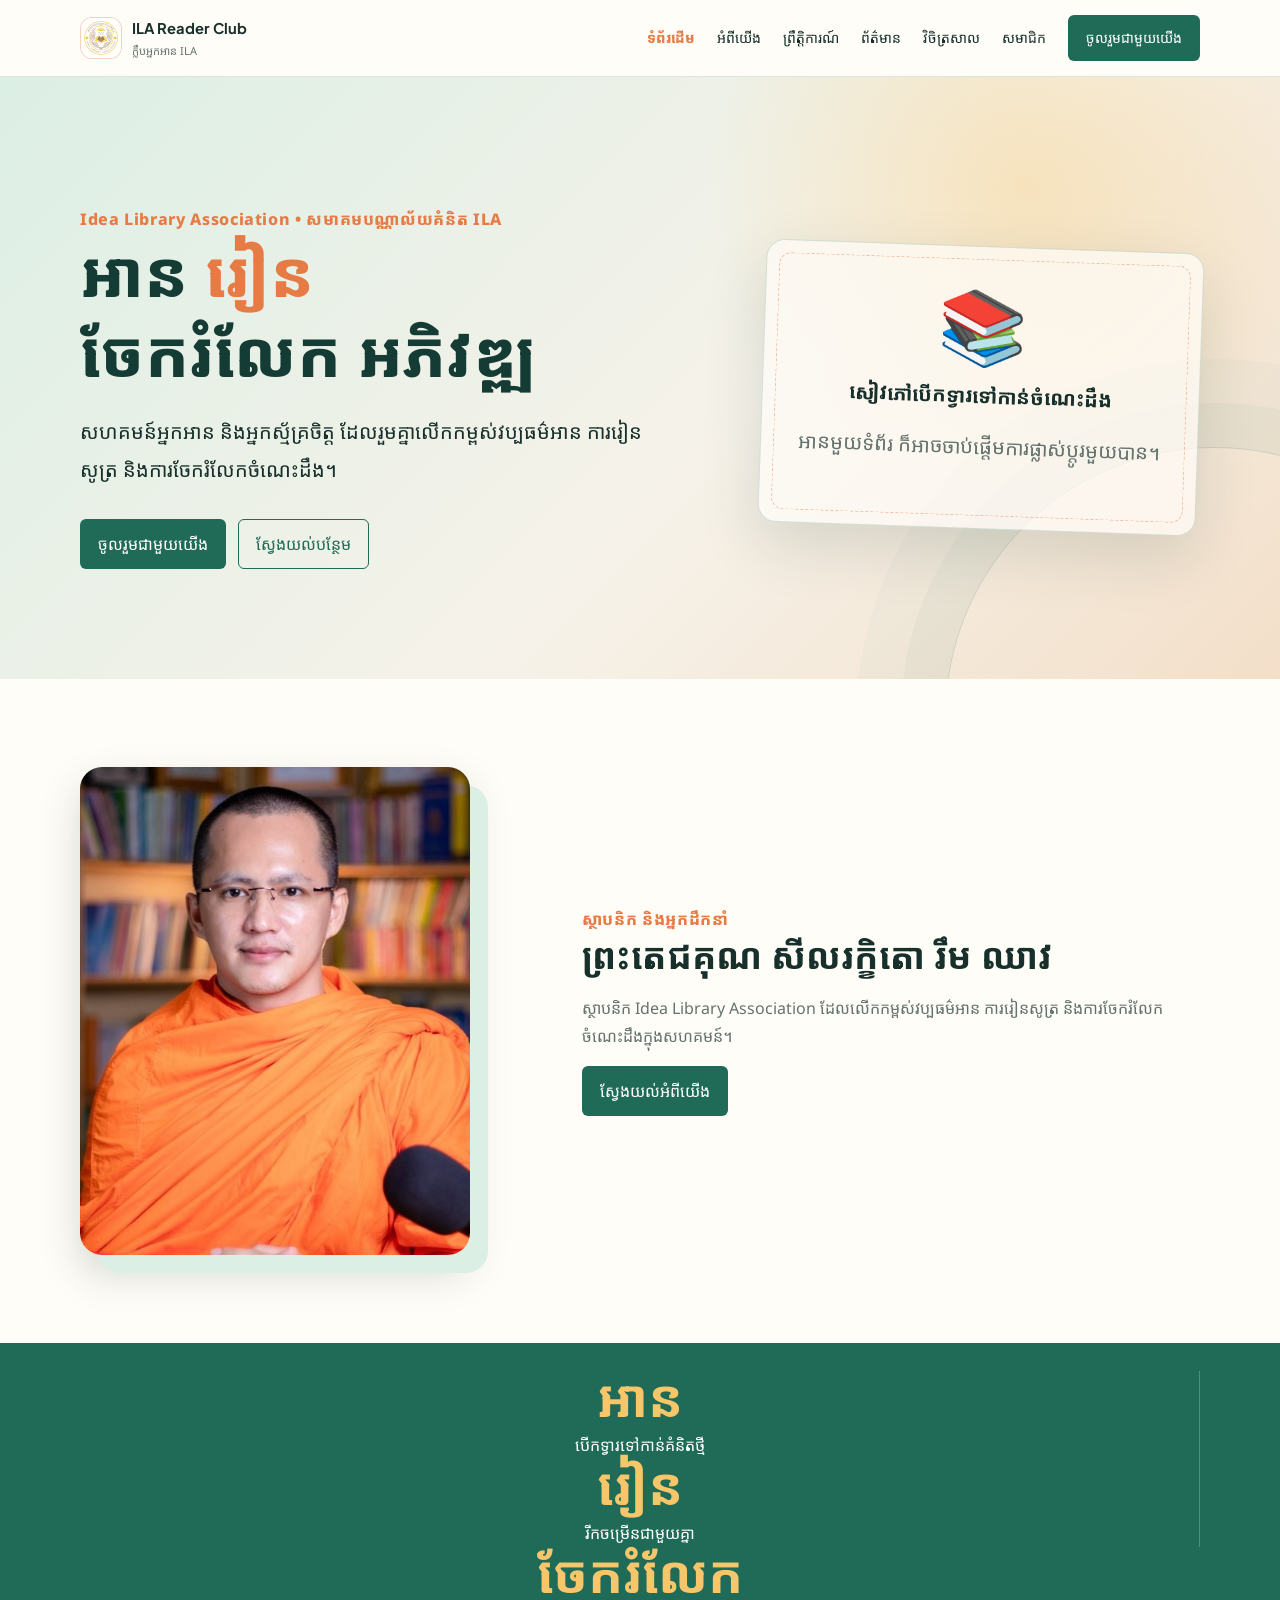
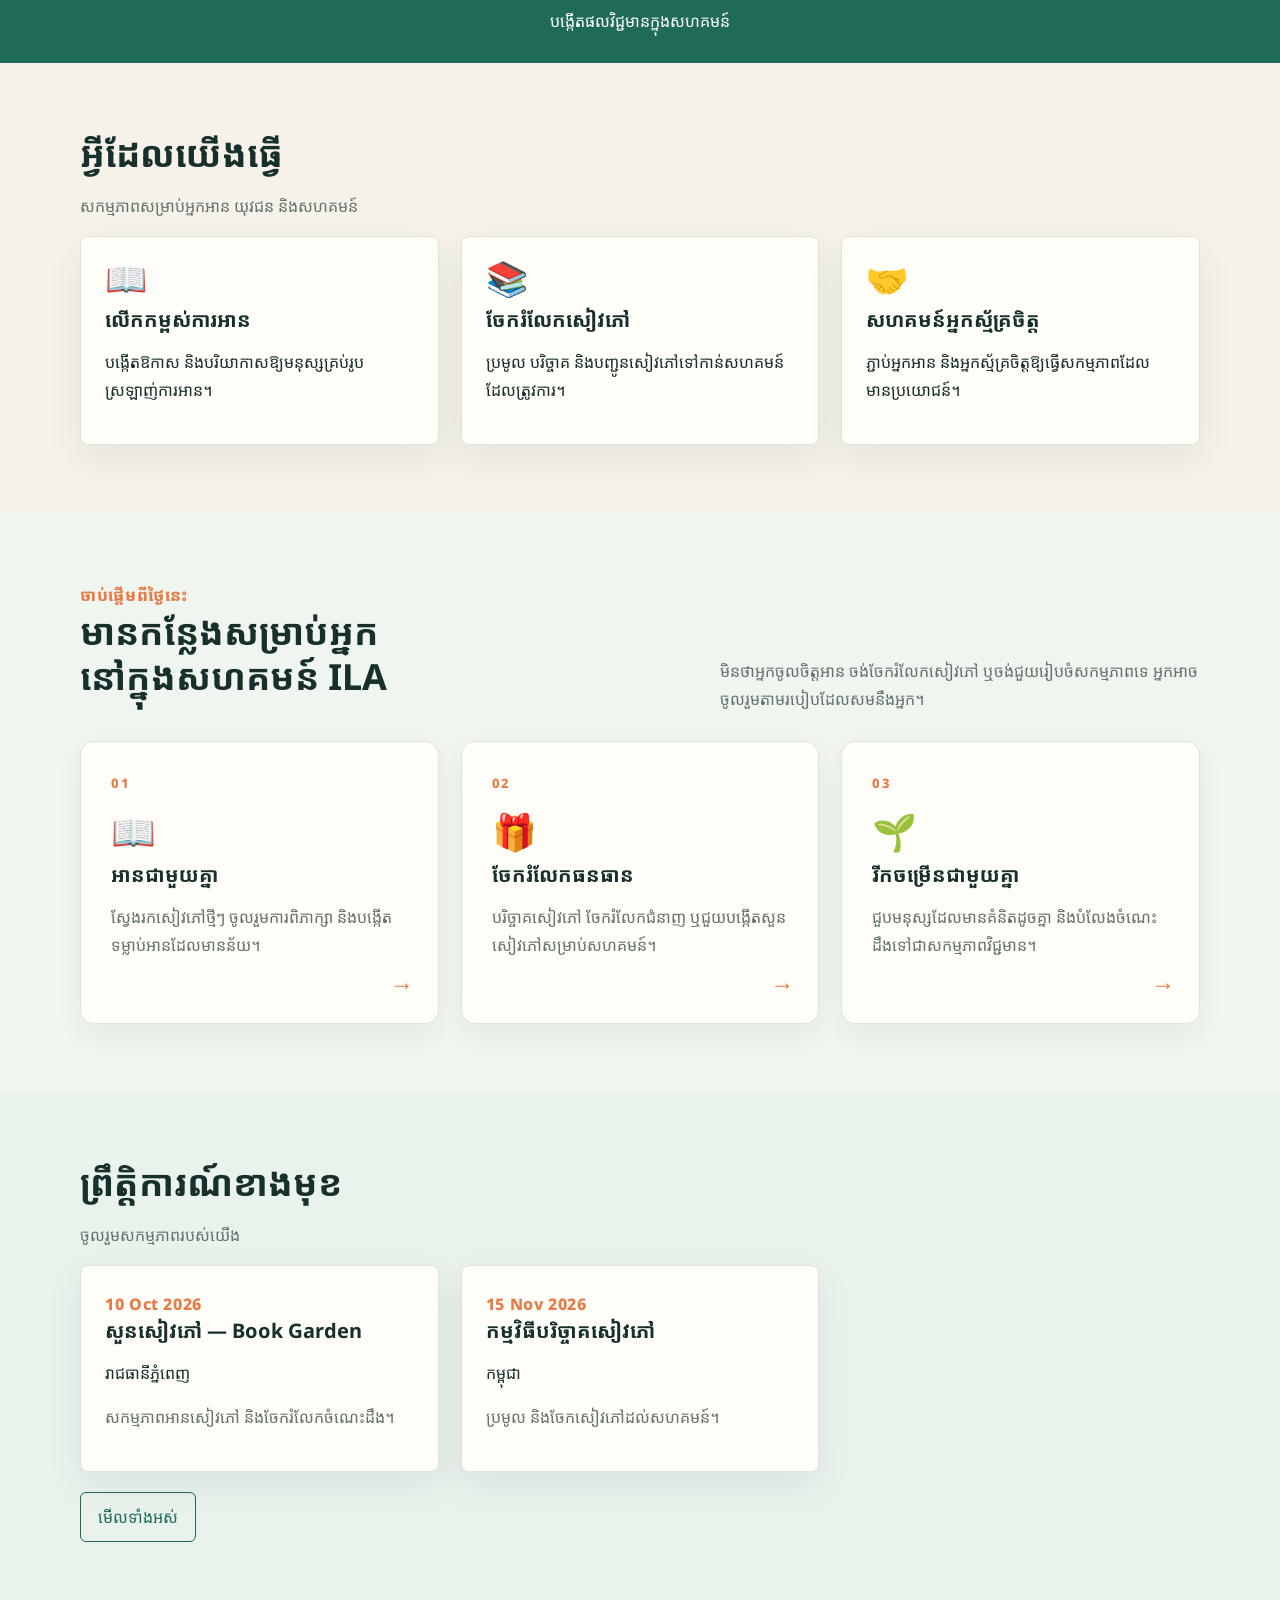
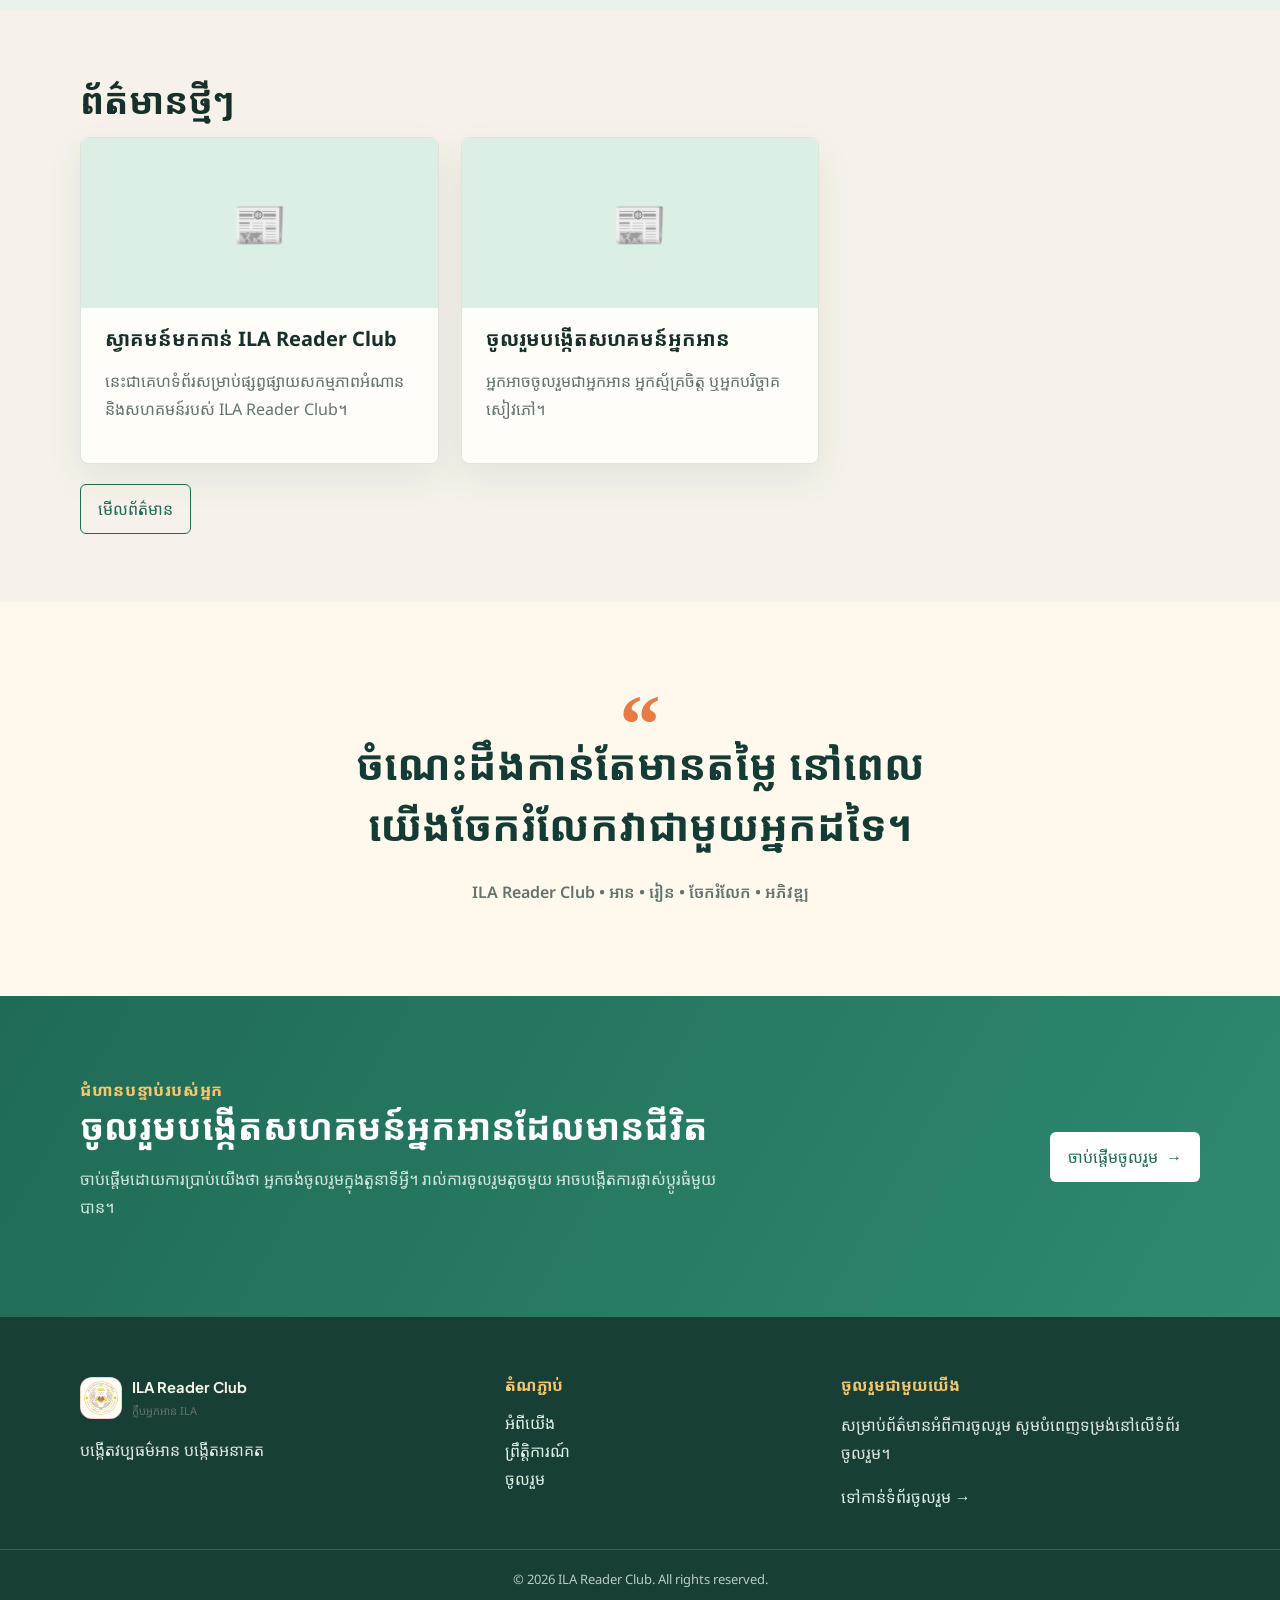
<file: index.html>
<!doctype html>
<html lang="km">
<head>
    <meta charset="utf-8">
    <meta name="viewport" content="width=device-width, initial-scale=1">
    <meta name="theme-color" content="#1f6b58">
    <title>ទំព័រដើម | ILA Reader Club</title>
    <meta name="description" content="ILA Reader Club — អាន • រៀន • ចែករំលែក • អភិវឌ្ឍ">
    <link rel="stylesheet" href="assets/css/style.css">
    <link rel="stylesheet" href="assets/css/homepage.css">
</head>
<body data-page="home">
    <!-- Header នឹងត្រូវបានបង្កើតឡើងដោយស្វ័យប្រវត្តិពី app.js -->
    <div data-site-header></div>

    <main id="main-content">
        <section class="hero">
            <div class="container hero-grid">
                <div>
                    <span class="eyebrow">Idea Library Association • សមាគមបណ្ណាល័យគំនិត ILA</span>
                    <h1>អាន <span>រៀន</span> ចែករំលែក អភិវឌ្ឍ</h1>
                    <p>សហគមន៍អ្នកអាន និងអ្នកស្ម័គ្រចិត្ត ដែលរួមគ្នាលើកកម្ពស់វប្បធម៌អាន ការរៀនសូត្រ និងការចែករំលែកចំណេះដឹង។</p>
                    <div class="actions">
                        <a class="btn" href="join.html">ចូលរួមជាមួយយើង</a>
                        <a class="btn btn-secondary" href="about.html">ស្វែងយល់បន្ថែម</a>
                    </div>
                </div>
                <div class="hero-card">
                    <div class="hero-book">📚</div>
                    <h3>សៀវភៅបើកទ្វារទៅកាន់ចំណេះដឹង</h3>
                    <p class="muted">អានមួយទំព័រ ក៏អាចចាប់ផ្តើមការផ្លាស់ប្តូរមួយបាន។</p>
                </div>
            </div>
        </section>

        <section class="founder-section">
            <div class="container founder-grid">
                <img class="founder-photo" src="assets/images/founder-ila.jpg" alt="ស្ថាបនិក ILA Reader Club">
                <div>
                    <span class="eyebrow">ស្ថាបនិក និងអ្នកដឹកនាំ</span>
                    <h2>ព្រះតេជគុណ សីលរក្ខិតោ រឹម ឈាវ</h2>
                    <p class="muted">ស្ថាបនិក Idea Library Association ដែលលើកកម្ពស់វប្បធម៌អាន ការរៀនសូត្រ និងការចែករំលែកចំណេះដឹងក្នុងសហគមន៍។</p>
                    <a class="btn" href="about.html">ស្វែងយល់អំពីយើង</a>
                </div>
            </div>
        </section>

        <section class="stats-band">
            <div class="container stats-grid">
                <div><strong>អាន</strong><span>បើកទ្វារទៅកាន់គំនិតថ្មី</span></div>
                <div><strong>រៀន</strong><span>រីកចម្រើនជាមួយគ្នា</span></div>
                <div><strong>ចែករំលែក</strong><span>បង្កើតផលវិជ្ជមានក្នុងសហគមន៍</span></div>
            </div>
        </section>

        <section class="section">
            <div class="container">
                <h2>អ្វីដែលយើងធ្វើ</h2>
                <p class="muted">សកម្មភាពសម្រាប់អ្នកអាន យុវជន និងសហគមន៍</p>
                <div class="grid cards-3">
                    <a class="card card-link" href="about.html" aria-label="ស្វែងយល់អំពីការលើកកម្ពស់ការអាន">
                        <div class="icon">📖</div>
                        <h3>លើកកម្ពស់ការអាន</h3>
                        <p>បង្កើតឱកាស និងបរិយាកាសឱ្យមនុស្សគ្រប់រូបស្រឡាញ់ការអាន។</p>
                    </a>
                    <a class="card card-link" href="gallery.html" aria-label="មើលសកម្មភាពចែករំលែកសៀវភៅ">
                        <div class="icon">📚</div>
                        <h3>ចែករំលែកសៀវភៅ</h3>
                        <p>ប្រមូល បរិច្ចាគ និងបញ្ជូនសៀវភៅទៅកាន់សហគមន៍ដែលត្រូវការ។</p>
                    </a>
                    <a class="card card-link" href="join.html" aria-label="ចូលរួមជាមួយសហគមន៍អ្នកស្ម័គ្រចិត្ត">
                        <div class="icon">🤝</div>
                        <h3>សហគមន៍អ្នកស្ម័គ្រចិត្ត</h3>
                        <p>ភ្ជាប់អ្នកអាន និងអ្នកស្ម័គ្រចិត្តឱ្យធ្វើសកម្មភាពដែលមានប្រយោជន៍។</p>
                    </a>
                </div>
            </div>
        </section>

        <section class="section pathway-section">
            <div class="container">
                <div class="section-intro">
                    <div>
                        <span class="kicker">ចាប់ផ្តើមពីថ្ងៃនេះ</span>
                        <h2>មានកន្លែងសម្រាប់អ្នកនៅក្នុងសហគមន៍ ILA</h2>
                    </div>
                    <p class="muted">មិនថាអ្នកចូលចិត្តអាន ចង់ចែករំលែកសៀវភៅ ឬចង់ជួយរៀបចំសកម្មភាពទេ អ្នកអាចចូលរួមតាមរបៀបដែលសមនឹងអ្នក។</p>
                </div>
                <div class="grid pathway-grid">
                    <a class="pathway-card card-link" href="events.html" aria-label="ស្វែងរកសកម្មភាពអានជាមួយគ្នា"><span class="pathway-number">01</span><div class="icon">📖</div><h3>អានជាមួយគ្នា</h3><p class="muted">ស្វែងរកសៀវភៅថ្មីៗ ចូលរួមការពិភាក្សា និងបង្កើតទម្លាប់អានដែលមានន័យ។</p><span class="card-arrow" aria-hidden="true">→</span></a>
                    <a class="pathway-card card-link" href="join.html" aria-label="ចែករំលែកធនធានជាមួយ ILA"><span class="pathway-number">02</span><div class="icon">🎁</div><h3>ចែករំលែកធនធាន</h3><p class="muted">បរិច្ចាគសៀវភៅ ចែករំលែកជំនាញ ឬជួយបង្កើតសួនសៀវភៅសម្រាប់សហគមន៍។</p><span class="card-arrow" aria-hidden="true">→</span></a>
                    <a class="pathway-card card-link" href="members.html" aria-label="ស្គាល់សមាជិកសហគមន៍ ILA"><span class="pathway-number">03</span><div class="icon">🌱</div><h3>រីកចម្រើនជាមួយគ្នា</h3><p class="muted">ជួបមនុស្សដែលមានគំនិតដូចគ្នា និងបំលែងចំណេះដឹងទៅជាសកម្មភាពវិជ្ជមាន។</p><span class="card-arrow" aria-hidden="true">→</span></a>
                </div>
            </div>
        </section>

        <section class="section alt">
            <div class="container">
                <h2>ព្រឹត្តិការណ៍ខាងមុខ</h2>
                <p class="muted">ចូលរួមសកម្មភាពរបស់យើង</p>
                <div class="grid cards-3">
                    <a class="card card-link" href="events.html" aria-label="មើលព័ត៌មានអំពីសួនសៀវភៅ">
                        <div class="date">10 Oct 2026</div>
                        <h3>សួនសៀវភៅ — Book Garden</h3>
                        <p>រាជធានីភ្នំពេញ</p>
                        <p class="muted">សកម្មភាពអានសៀវភៅ និងចែករំលែកចំណេះដឹង។</p>
                    </a>
                    <a class="card card-link" href="events.html" aria-label="មើលព័ត៌មានអំពីកម្មវិធីបរិច្ចាគសៀវភៅ">
                        <div class="date">15 Nov 2026</div>
                        <h3>កម្មវិធីបរិច្ចាគសៀវភៅ</h3>
                        <p>កម្ពុជា</p>
                        <p class="muted">ប្រមូល និងចែកសៀវភៅដល់សហគមន៍។</p>
                    </a>
                </div>
                <div style="margin-top:20px;">
                    <a class="btn btn-secondary" href="events.html">មើលទាំងអស់</a>
                </div>
            </div>
        </section>

        <section class="section">
            <div class="container">
                <h2>ព័ត៌មានថ្មីៗ</h2>
                <div class="grid cards-3">
                    <a class="card card-link" href="news.html" aria-label="អានព័ត៌មានស្វាគមន៍មកកាន់ ILA Reader Club">
                        <div class="thumb">📰</div>
                        <h3>ស្វាគមន៍មកកាន់ ILA Reader Club</h3>
                        <p class="muted">នេះជាគេហទំព័រសម្រាប់ផ្សព្វផ្សាយសកម្មភាពអំណាន និងសហគមន៍របស់ ILA Reader Club។</p>
                    </a>
                    <a class="card card-link" href="news.html" aria-label="អានព័ត៌មានអំពីសហគមន៍អ្នកអាន">
                        <div class="thumb">📰</div>
                        <h3>ចូលរួមបង្កើតសហគមន៍អ្នកអាន</h3>
                        <p class="muted">អ្នកអាចចូលរួមជាអ្នកអាន អ្នកស្ម័គ្រចិត្ត ឬអ្នកបរិច្ចាគសៀវភៅ។</p>
                    </a>
                </div>
                <div style="margin-top:20px;">
                    <a class="btn btn-secondary" href="news.html">មើលព័ត៌មាន</a>
                </div>
            </div>
        </section>

        <section class="community-quote">
            <div class="container quote-inner">
                <span class="quote-mark">“</span>
                <blockquote>ចំណេះដឹងកាន់តែមានតម្លៃ នៅពេលយើងចែករំលែកវាជាមួយអ្នកដទៃ។</blockquote>
                <p>ILA Reader Club • អាន • រៀន • ចែករំលែក • អភិវឌ្ឍ</p>
            </div>
        </section>

        <section class="community-cta">
            <div class="container cta-inner">
                <div>
                    <span class="kicker">ជំហានបន្ទាប់របស់អ្នក</span>
                    <h2>ចូលរួមបង្កើតសហគមន៍អ្នកអានដែលមានជីវិត</h2>
                    <p>ចាប់ផ្តើមដោយការប្រាប់យើងថា អ្នកចង់ចូលរួមក្នុងតួនាទីអ្វី។ រាល់ការចូលរួមតូចមួយ អាចបង្កើតការផ្លាស់ប្តូរធំមួយបាន។</p>
                </div>
                <a class="btn btn-light" href="join.html">ចាប់ផ្តើមចូលរួម <span aria-hidden="true">→</span></a>
            </div>
        </section>
    </main>

    <!-- Footer នឹងត្រូវបានបង្កើតឡើងដោយស្វ័យប្រវត្តិពី app.js -->
    <div data-site-footer></div>

    <script src="assets/js/app.js"></script>
</body>
</html>
</file>
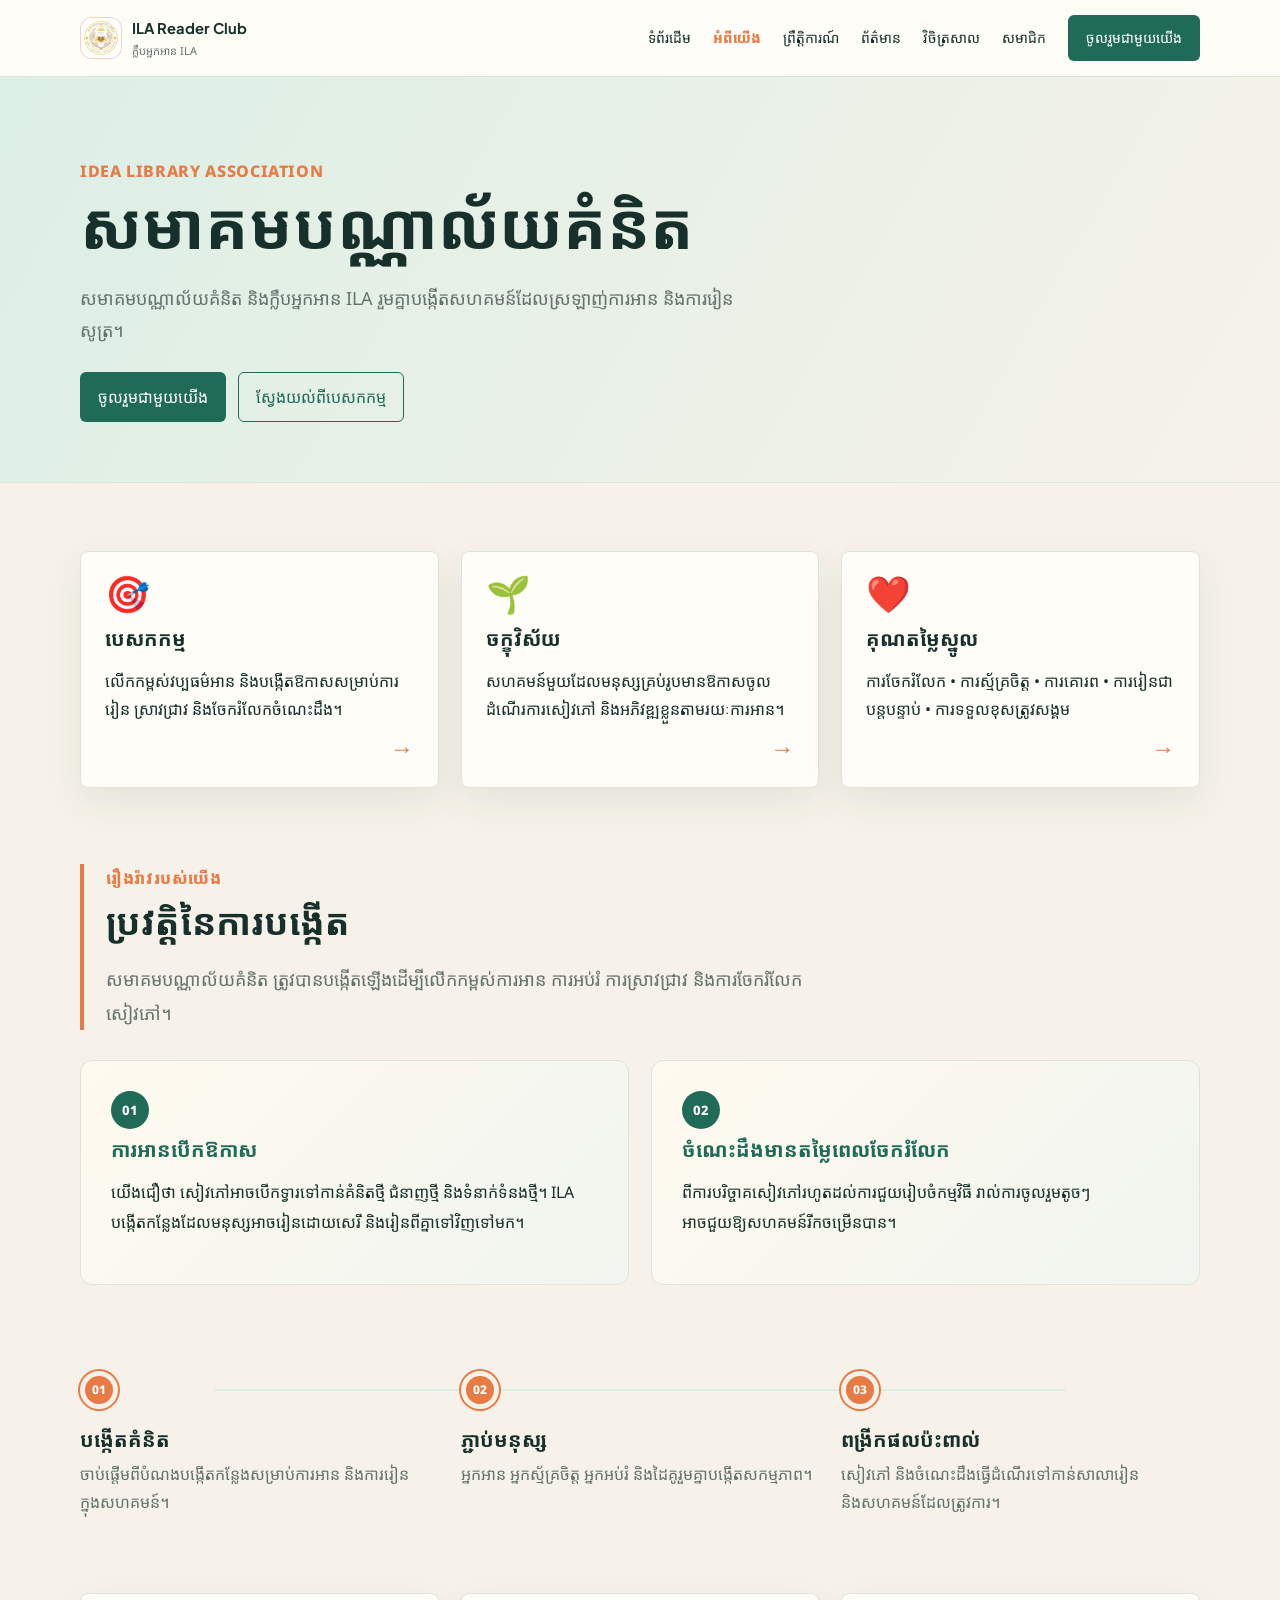
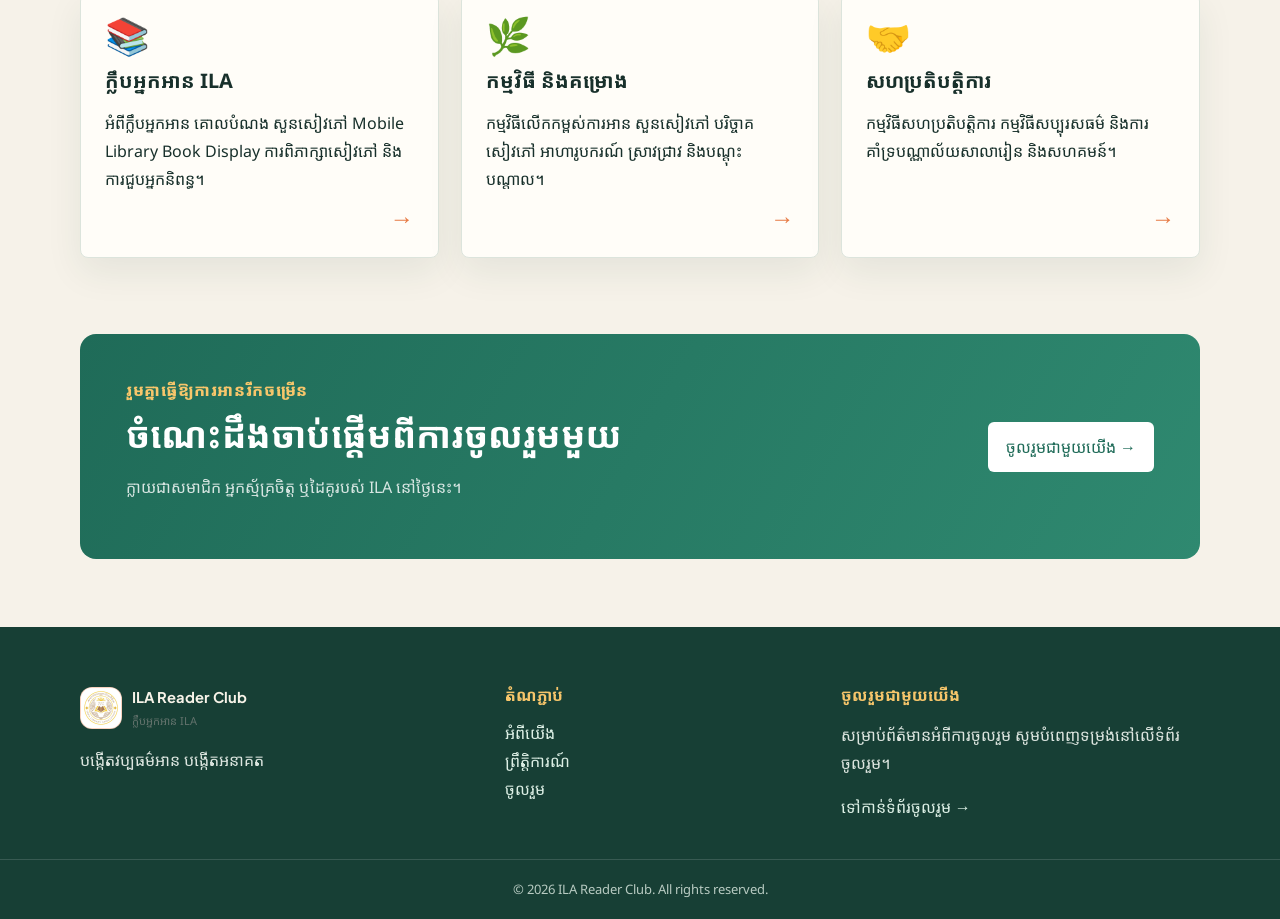
<file: about.html>
<!doctype html>
<html lang="km">
<head>
  <meta charset="utf-8">
  <meta name="viewport" content="width=device-width, initial-scale=1">
  <meta name="theme-color" content="#1f6b58">
  <meta name="description" content="ស្វែងយល់អំពី ILA Reader Club បេសកកម្ម ចក្ខុវិស័យ តម្លៃ និងសកម្មភាពសហគមន៍។">
  <title>អំពី ILA | ILA Reader Club</title>
  <link rel="stylesheet" href="assets/css/style.css">
  <link rel="stylesheet" href="assets/css/about.css">
</head>
<body>
  <div data-site-header></div>

  <main id="main-content">
    <section class="page-hero">
      <div class="container">
        <span class="eyebrow">IDEA LIBRARY ASSOCIATION</span>
        <h1>សមាគមបណ្ណាល័យគំនិត</h1>
        <p class="muted">សមាគមបណ្ណាល័យគំនិត និងក្លឹបអ្នកអាន ILA រួមគ្នាបង្កើតសហគមន៍ដែលស្រឡាញ់ការអាន និងការរៀនសូត្រ។</p>
        <div class="page-actions"><a class="btn" href="join.html">ចូលរួមជាមួយយើង</a><a class="btn btn-secondary" href="#mission">ស្វែងយល់ពីបេសកកម្ម</a></div>
      </div>
    </section>

    <section class="section">
      <div class="container">
        <div class="grid cards-3 about-values" id="mission">
          <a class="card about-card" href="#mission-detail" aria-label="អានអំពីបេសកកម្ម ILA">
            <div class="icon" aria-hidden="true">🎯</div>
            <h3>បេសកកម្ម</h3>
            <p>លើកកម្ពស់វប្បធម៌អាន និងបង្កើតឱកាសសម្រាប់ការរៀន ស្រាវជ្រាវ និងចែករំលែកចំណេះដឹង។</p>
            <span class="card-arrow" aria-hidden="true">→</span>
          </a>

          <a class="card about-card" href="#vision-detail" aria-label="អានអំពីចក្ខុវិស័យ ILA">
            <div class="icon" aria-hidden="true">🌱</div>
            <h3>ចក្ខុវិស័យ</h3>
            <p>សហគមន៍មួយដែលមនុស្សគ្រប់រូបមានឱកាសចូលដំណើរការសៀវភៅ និងអភិវឌ្ឍខ្លួនតាមរយៈការអាន។</p>
            <span class="card-arrow" aria-hidden="true">→</span>
          </a>

          <a class="card about-card" href="#values-detail" aria-label="អានអំពីគុណតម្លៃស្នូលរបស់ ILA">
            <div class="icon" aria-hidden="true">❤️</div>
            <h3>គុណតម្លៃស្នូល</h3>
            <p>ការចែករំលែក • ការស្ម័គ្រចិត្ត • ការគោរព • ការរៀនជាបន្តបន្ទាប់ • ការទទួលខុសត្រូវសង្គម</p>
            <span class="card-arrow" aria-hidden="true">→</span>
          </a>
        </div>

        <div class="history-header" id="mission-detail">
          <span class="kicker">រឿងរ៉ាវរបស់យើង</span>
          <h2>ប្រវត្តិនៃការបង្កើត</h2>
          <p class="muted">សមាគមបណ្ណាល័យគំនិត ត្រូវបានបង្កើតឡើងដើម្បីលើកកម្ពស់ការអាន ការអប់រំ ការស្រាវជ្រាវ និងការចែករំលែកសៀវភៅ។</p>
        </div>

        <div class="story-grid">
          <article class="story-panel" id="vision-detail"><span class="story-index">01</span><h3>ការអានបើកឱកាស</h3><p>យើងជឿថា សៀវភៅអាចបើកទ្វារទៅកាន់គំនិតថ្មី ជំនាញថ្មី និងទំនាក់ទំនងថ្មី។ ILA បង្កើតកន្លែងដែលមនុស្សអាចរៀនដោយសេរី និងរៀនពីគ្នាទៅវិញទៅមក។</p></article>
          <article class="story-panel" id="values-detail"><span class="story-index">02</span><h3>ចំណេះដឹងមានតម្លៃពេលចែករំលែក</h3><p>ពីការបរិច្ចាគសៀវភៅរហូតដល់ការជួយរៀបចំកម្មវិធី រាល់ការចូលរួមតូចៗអាចជួយឱ្យសហគមន៍រីកចម្រើនបាន។</p></article>
        </div>

        <div class="timeline" aria-label="ដំណើររបស់ ILA">
          <div class="timeline-item"><span>01</span><div><h3>បង្កើតគំនិត</h3><p class="muted">ចាប់ផ្តើមពីបំណងបង្កើតកន្លែងសម្រាប់ការអាន និងការរៀនក្នុងសហគមន៍។</p></div></div>
          <div class="timeline-item"><span>02</span><div><h3>ភ្ជាប់មនុស្ស</h3><p class="muted">អ្នកអាន អ្នកស្ម័គ្រចិត្ត អ្នកអប់រំ និងដៃគូរួមគ្នាបង្កើតសកម្មភាព។</p></div></div>
          <div class="timeline-item"><span>03</span><div><h3>ពង្រីកផលប៉ះពាល់</h3><p class="muted">សៀវភៅ និងចំណេះដឹងធ្វើដំណើរទៅកាន់សាលារៀន និងសហគមន៍ដែលត្រូវការ។</p></div></div>
        </div>

        <div class="grid cards-3">
          <a class="card about-card" href="members.html" aria-label="ស្គាល់សមាជិកក្លឹបអ្នកអាន ILA">
            <div class="icon" aria-hidden="true">📚</div>
            <h3>ក្លឹបអ្នកអាន ILA</h3>
            <p>អំពីក្លឹបអ្នកអាន គោលបំណង សួនសៀវភៅ Mobile Library Book Display ការពិភាក្សាសៀវភៅ និងការជួបអ្នកនិពន្ធ។</p>
            <span class="card-arrow" aria-hidden="true">→</span>
          </a>

          <a class="card about-card" href="events.html" aria-label="មើលកម្មវិធី និងគម្រោងរបស់ ILA">
            <div class="icon" aria-hidden="true">🌿</div>
            <h3>កម្មវិធី និងគម្រោង</h3>
            <p>កម្មវិធីលើកកម្ពស់ការអាន សួនសៀវភៅ បរិច្ចាគសៀវភៅ អាហារូបករណ៍ ស្រាវជ្រាវ និងបណ្តុះបណ្តាល។</p>
            <span class="card-arrow" aria-hidden="true">→</span>
          </a>

          <a class="card about-card" href="join.html" aria-label="ចាប់ផ្តើមសហប្រតិបត្តិការជាមួយ ILA">
            <div class="icon" aria-hidden="true">🤝</div>
            <h3>សហប្រតិបត្តិការ</h3>
            <p>កម្មវិធីសហប្រតិបត្តិការ កម្មវិធីសប្បុរសធម៌ និងការគាំទ្របណ្ណាល័យសាលារៀន និងសហគមន៍។</p>
            <span class="card-arrow" aria-hidden="true">→</span>
          </a>
        </div>

        <section class="about-cta"><div><span class="kicker">រួមគ្នាធ្វើឱ្យការអានរីកចម្រើន</span><h2>ចំណេះដឹងចាប់ផ្តើមពីការចូលរួមមួយ</h2><p>ក្លាយជាសមាជិក អ្នកស្ម័គ្រចិត្ត ឬដៃគូរបស់ ILA នៅថ្ងៃនេះ។</p></div><a class="btn btn-light" href="join.html">ចូលរួមជាមួយយើង →</a></section>
      </div>
    </section>
  </main>

  <div data-site-footer></div>
  <script src="assets/js/app.js"></script>
</body>
</html>
</file>
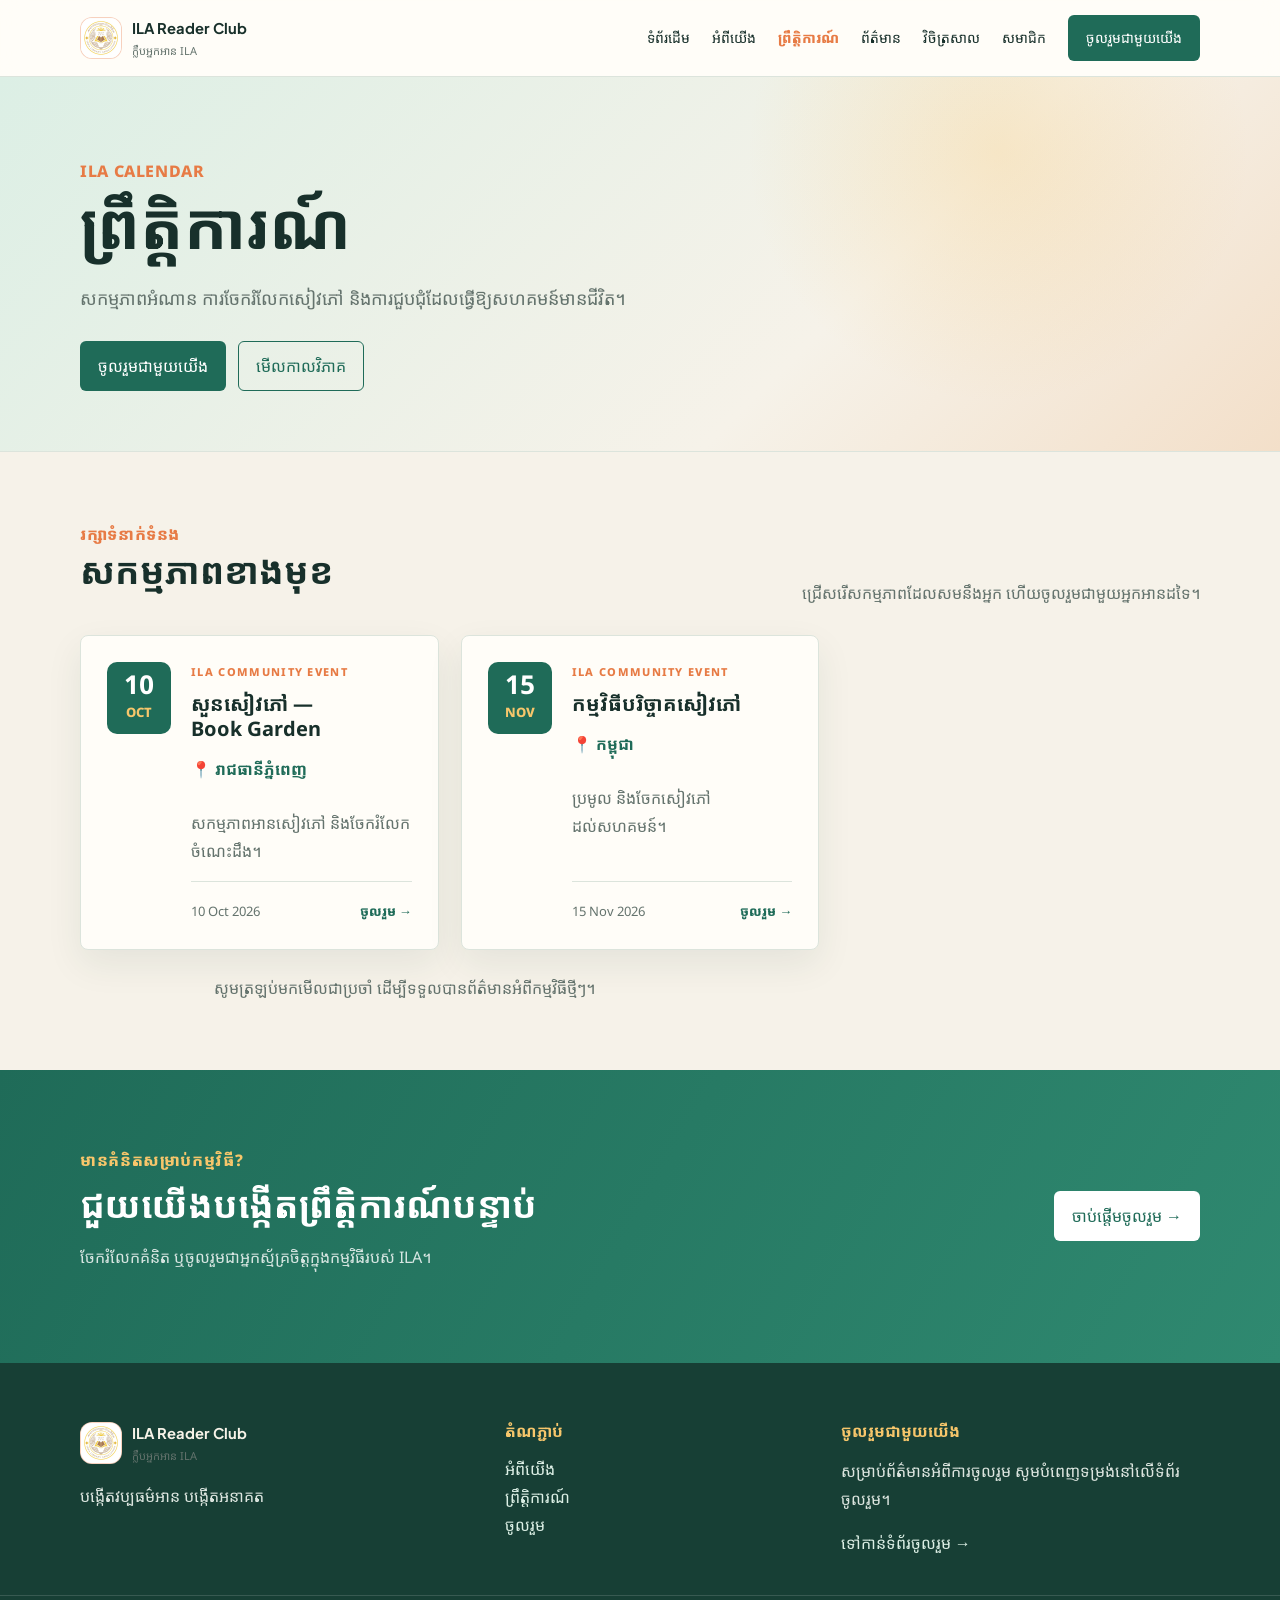
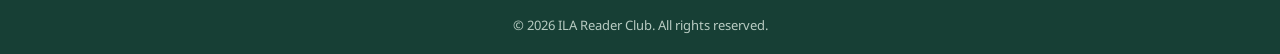
<file: events.html>
<!doctype html>
<html lang="km">
<head>
	<meta charset="utf-8">
	<meta name="viewport" content="width=device-width, initial-scale=1">
	<meta name="theme-color" content="#1f6b58">
	<title>ព្រឹត្តិការណ៍ | ILA Reader Club</title>
	<meta name="description" content="សកម្មភាពអំណាន ការចែករំលែកសៀវភៅ និងព្រឹត្តិការណ៍សហគមន៍ ILA Reader Club។">
	<link rel="stylesheet" href="assets/css/style.css">
	<link rel="stylesheet" href="assets/css/events.css">
</head>
<body data-page="events">
	<div data-site-header></div>

		<main id="main-content">
		<section class="page-hero events-hero">
			<div class="container">
				<span class="eyebrow">ILA CALENDAR</span>
				<h1>ព្រឹត្តិការណ៍</h1>
				<p class="muted">សកម្មភាពអំណាន ការចែករំលែកសៀវភៅ និងការជួបជុំដែលធ្វើឱ្យសហគមន៍មានជីវិត។</p>
				<div class="page-actions"><a class="btn" href="join.html">ចូលរួមជាមួយយើង</a><a class="btn btn-secondary" href="#event-list">មើលកាលវិភាគ</a></div>
			</div>
		</section>

		<section class="section" id="event-list">
			<div class="container">
				<div class="events-heading"><div><span class="kicker">រក្សាទំនាក់ទំនង</span><h2>សកម្មភាពខាងមុខ</h2></div><p class="muted">ជ្រើសរើសកម្មភាពដែលសមនឹងអ្នក ហើយចូលរួមជាមួយអ្នកអានដទៃ។</p></div>
				<div class="grid cards-3 event-grid"></div>
				<p class="event-note muted">សូមត្រឡប់មកមើលជាប្រចាំ ដើម្បីទទួលបានព័ត៌មានអំពីកម្មវិធីថ្មីៗ។</p>
			</div>
		</section>

		<section class="event-cta"><div class="container event-cta-inner"><div><span class="kicker">មានគំនិតសម្រាប់កម្មវិធី?</span><h2>ជួយយើងបង្កើតព្រឹត្តិការណ៍បន្ទាប់</h2><p>ចែករំលែកគំនិត ឬចូលរួមជាអ្នកស្ម័គ្រចិត្តក្នុងកម្មវិធីរបស់ ILA។</p></div><a class="btn btn-light" href="join.html">ចាប់ផ្តើមចូលរួម →</a></div></section>
	</main>

	<div data-site-footer></div>
	<script src="assets/js/app.js"></script>
</body>
</html>
</file>
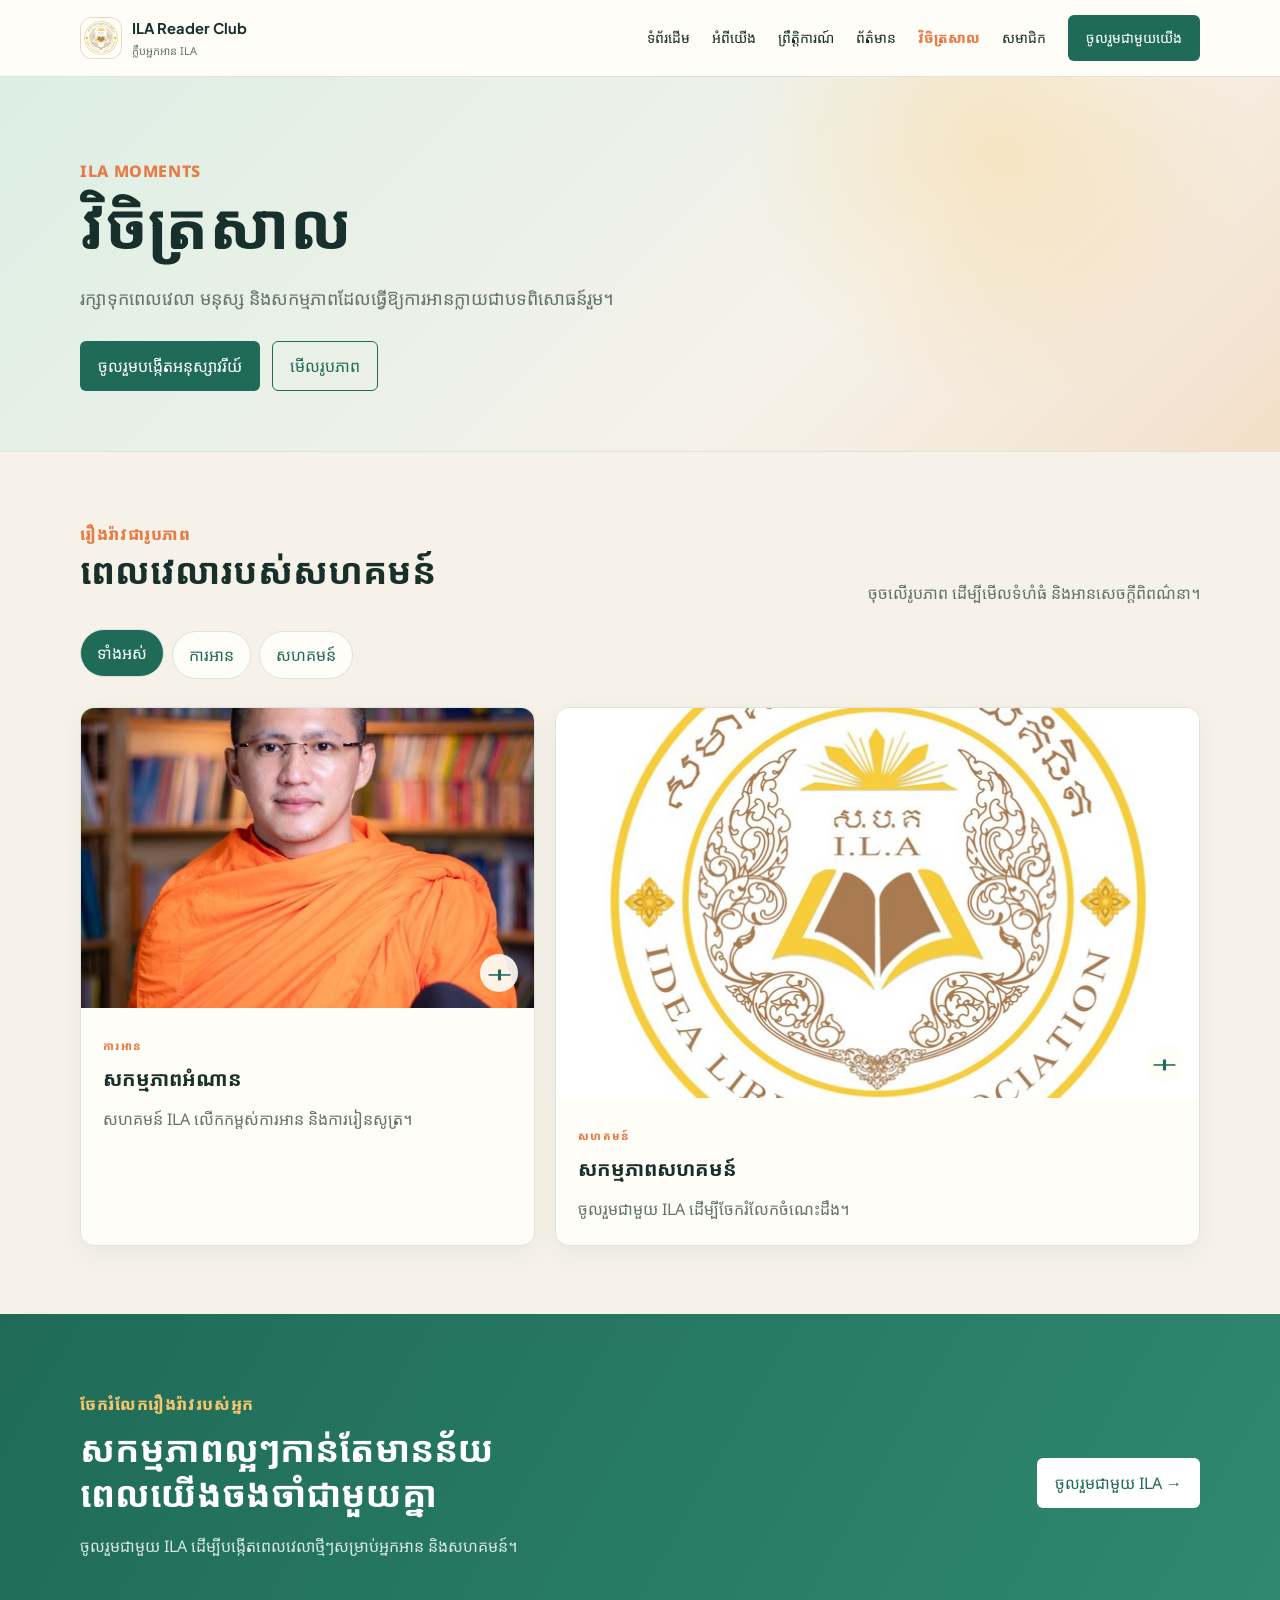
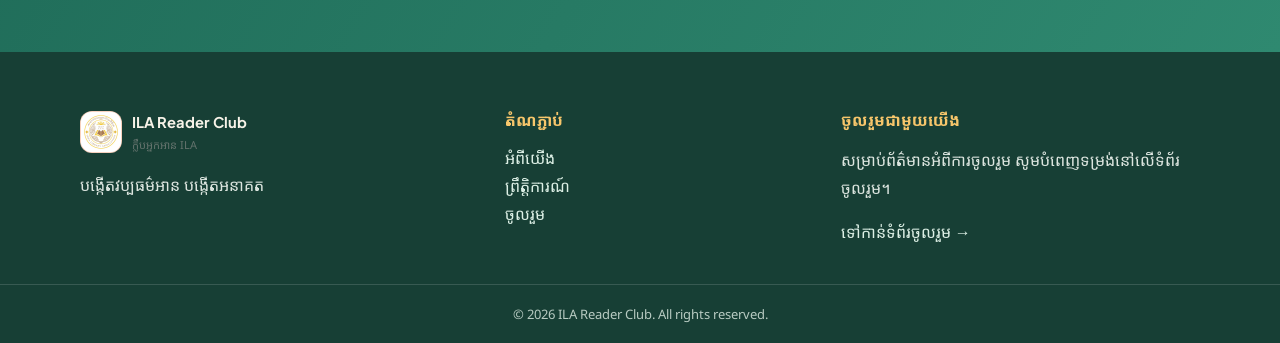
<file: gallery.html>
<!doctype html>
<html lang="km">
<head>
	<meta charset="utf-8">
	<meta name="viewport" content="width=device-width, initial-scale=1">
	<meta name="theme-color" content="#1f6b58">
	<title>វិចិត្រសាល | ILA Reader Club</title>
	<meta name="description" content="រូបភាព និងរឿងរ៉ាវពីសកម្មភាពរបស់ ILA Reader Club។">
	<link rel="stylesheet" href="assets/css/style.css">
	<link rel="stylesheet" href="assets/css/gallery.css">
</head>
<body data-page="gallery">
	<div data-site-header></div>
	<main id="main-content">
		<section class="page-hero gallery-hero"><div class="container"><span class="eyebrow">ILA MOMENTS</span><h1>វិចិត្រសាល</h1><p class="muted">រក្សាទុកពេលវេលា មនុស្ស និងសកម្មភាពដែលធ្វើឱ្យការអានក្លាយជាបទពិសោធន៍រួម។</p><div class="page-actions"><a class="btn" href="join.html">ចូលរួមបង្កើតអនុស្សាវរីយ៍</a><a class="btn btn-secondary" href="#gallery-grid">មើលរូបភាព</a></div></div></section>
		<section class="section" id="gallery-grid"><div class="container"><div class="gallery-heading"><div><span class="kicker">រឿងរ៉ាវជារូបភាព</span><h2>ពេលវេលារបស់សហគមន៍</h2></div><p class="muted">ចុចលើរូបភាព ដើម្បីមើលទំហំធំ និងអានសេចក្ដីពិពណ៌នា។</p></div><div class="gallery-toolbar" role="group" aria-label="តម្រងវិចិត្រសាល"><button class="filter-button is-active" type="button" data-gallery-filter="all">ទាំងអស់</button><button class="filter-button" type="button" data-gallery-filter="reading">ការអាន</button><button class="filter-button" type="button" data-gallery-filter="community">សហគមន៍</button></div><div class="gallery-grid" data-gallery></div></div></section>
		<section class="gallery-cta"><div class="container gallery-cta-inner"><div><span class="kicker">ចែករំលែករឿងរ៉ាវរបស់អ្នក</span><h2>សកម្មភាពល្អៗកាន់តែមានន័យ ពេលយើងចងចាំជាមួយគ្នា</h2><p>ចូលរួមជាមួយ ILA ដើម្បីបង្កើតពេលវេលាថ្មីៗសម្រាប់អ្នកអាន និងសហគមន៍។</p></div><a class="btn btn-light" href="join.html">ចូលរួមជាមួយ ILA →</a></div></section>
	</main>
	<div data-site-footer></div>
	<script src="assets/js/app.js"></script>
</body>
</html>
</file>
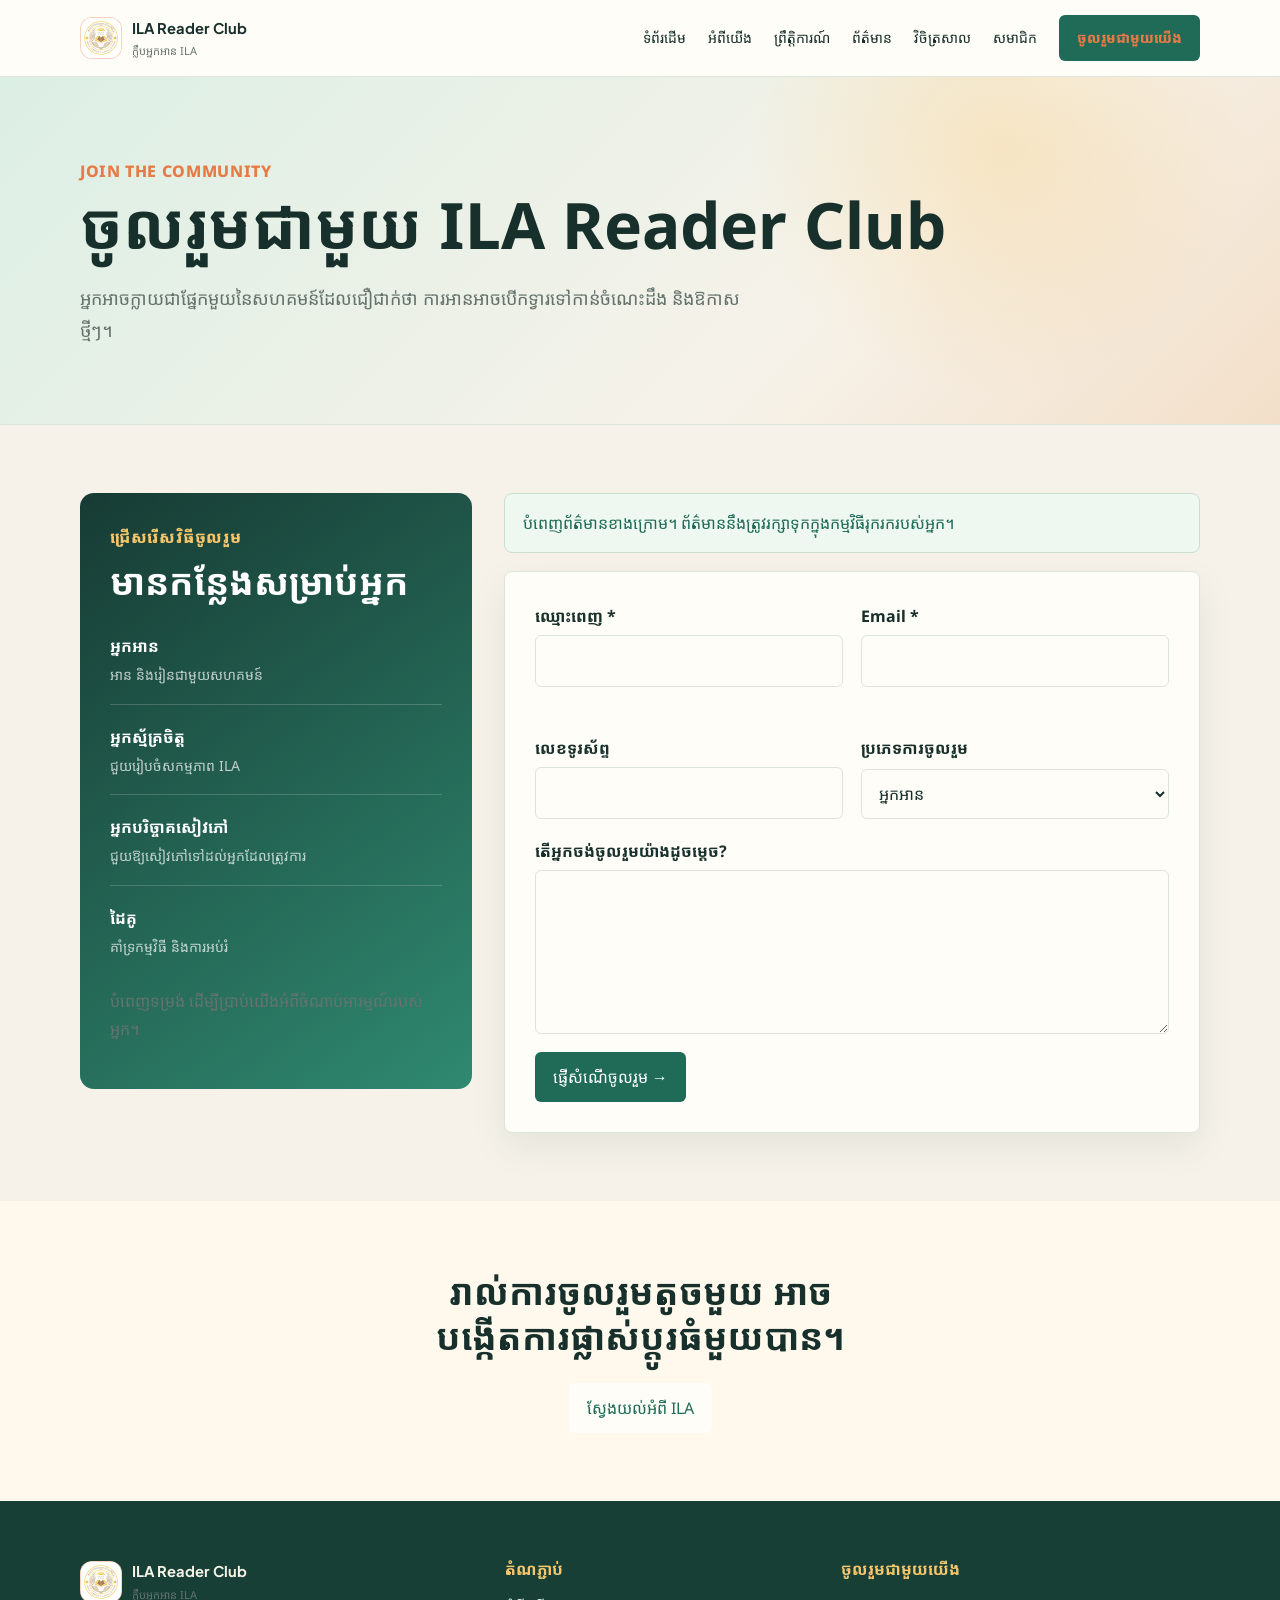
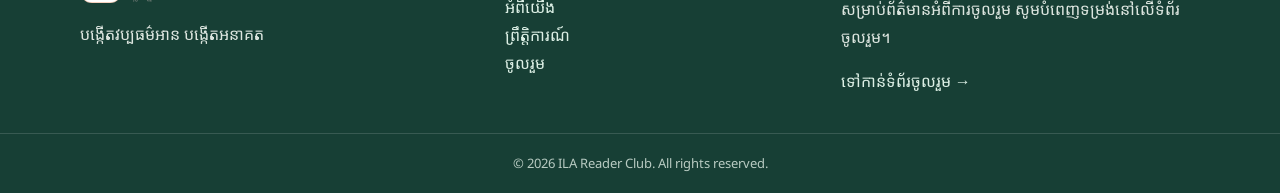
<file: join.html>
<!doctype html>
<html lang="km">
<head>
  <meta charset="utf-8">
  <meta name="viewport" content="width=device-width, initial-scale=1">
  <meta name="theme-color" content="#1f6b58">
  <title>ចូលរួម | ILA Reader Club</title>
  <meta name="description" content="ចូលរួមជាមួយ ILA Reader Club ជាអ្នកអាន អ្នកស្ម័គ្រចិត្ត អ្នកបរិច្ចាគសៀវភៅ ឬដៃគូ។">
  <meta property="og:title" content="ចូលរួម | ILA Reader Club">
  <meta property="og:description" content="ក្លាយជាផ្នែកមួយនៃសហគមន៍ដែលស្រឡាញ់ការអាន។">
  <link rel="stylesheet" href="assets/css/style.css">
  <link rel="stylesheet" href="assets/css/join.css">
</head>
<body data-page="join">
  <div data-site-header></div>
  <main id="main-content">
    <section class="page-hero join-hero"><div class="container"><span class="eyebrow">JOIN THE COMMUNITY</span><h1>ចូលរួមជាមួយ ILA Reader Club</h1><p class="muted">អ្នកអាចក្លាយជាផ្នែកមួយនៃសហគមន៍ដែលជឿជាក់ថា ការអានអាចបើកទ្វារទៅកាន់ចំណេះដឹង និងឱកាសថ្មីៗ។</p></div></section>
    <section class="section"><div class="container join-layout"><aside class="join-aside"><span class="kicker">ជ្រើសរើសវិធីចូលរួម</span><h2>មានកន្លែងសម្រាប់អ្នក</h2><ul><li><strong>អ្នកអាន</strong><span>អាន និងរៀនជាមួយសហគមន៍</span></li><li><strong>អ្នកស្ម័គ្រចិត្ត</strong><span>ជួយរៀបចំសកម្មភាព ILA</span></li><li><strong>អ្នកបរិច្ចាគសៀវភៅ</strong><span>ជួយឱ្យសៀវភៅទៅដល់អ្នកដែលត្រូវការ</span></li><li><strong>ដៃគូ</strong><span>គាំទ្រកម្មវិធី និងការអប់រំ</span></li></ul><p class="muted">បំពេញទម្រង់ ដើម្បីប្រាប់យើងអំពីចំណាប់អារម្មណ៍របស់អ្នក។</p></aside><div><div class="notice" aria-live="polite">បំពេញព័ត៌មានខាងក្រោម។ ព័ត៌មាននឹងត្រូវរក្សាទុកក្នុងកម្មវិធីរុករករបស់អ្នក។</div><form class="form join-form" novalidate><div class="form-grid"><div class="field"><label for="join-name">ឈ្មោះពេញ <span aria-hidden="true">*</span></label><input id="join-name" name="name" autocomplete="name" required><small class="field-error" data-error-for="name"></small></div><div class="field"><label for="join-email">Email <span aria-hidden="true">*</span></label><input id="join-email" type="email" name="email" autocomplete="email" required><small class="field-error" data-error-for="email"></small></div></div><div class="form-grid"><div class="field"><label for="join-phone">លេខទូរស័ព្ទ</label><input id="join-phone" name="phone" autocomplete="tel"></div><div class="field"><label for="join-type">ប្រភេទការចូលរួម</label><select id="join-type" name="type"><option value="Reader">អ្នកអាន</option><option value="Volunteer">អ្នកស្ម័គ្រចិត្ត</option><option value="Book Donor">អ្នកបរិច្ចាគសៀវភៅ</option><option value="Partner">ដៃគូ</option></select></div></div><div class="field"><label for="join-reason">តើអ្នកចង់ចូលរួមយ៉ាងដូចម្តេច?</label><textarea id="join-reason" name="reason" rows="5"></textarea></div><button class="btn" type="submit">ផ្ញើសំណើចូលរួម →</button></form></div></div></section>
    <section class="join-cta"><div class="container"><h2>រាល់ការចូលរួមតូចមួយ អាចបង្កើតការផ្លាស់ប្តូរធំមួយបាន។</h2><a class="btn btn-light" href="about.html">ស្វែងយល់អំពី ILA</a></div></section>
  </main>
  <div data-site-footer></div>
  <script src="assets/js/app.js"></script>
</body>
</html>
</file>
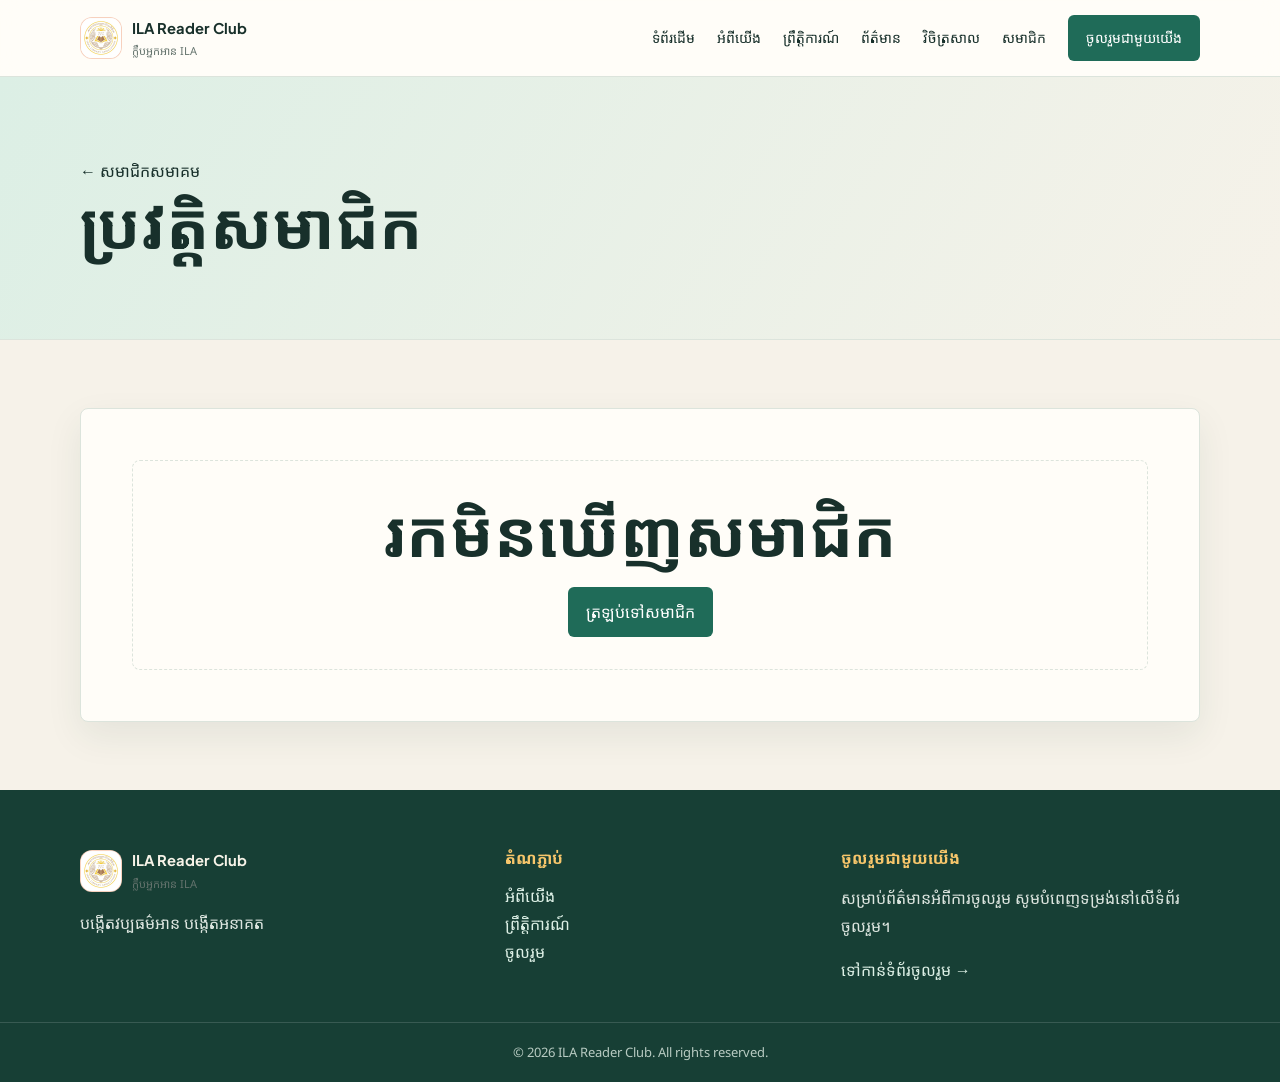
<file: member.html>
<!doctype html><html lang="km"><head><meta charset="utf-8"><meta name="viewport" content="width=device-width, initial-scale=1"><meta name="theme-color" content="#1f6b58"><meta name="description" content="ស្វែងយល់ពីប្រវត្តិ ជំនាញ និងសកម្មភាពរបស់សមាជិក ILA Reader Club។"><title>ប្រវត្តិសមាជិក | ILA Reader Club</title><link rel="stylesheet" href="assets/css/style.css"><link rel="stylesheet" href="assets/css/members.css"></head><body data-page="member"><div data-site-header></div><main id="main-content"><section class="page-hero"><div class="container"><a class="back-link" href="members.html">← សមាជិកសមាគម</a><h1>ប្រវត្តិសមាជិក</h1></div></section><section class="section"><div class="container member-profile" data-member></div></section></main><div data-site-footer></div><script src="assets/js/app.js"></script></body></html>
</file>
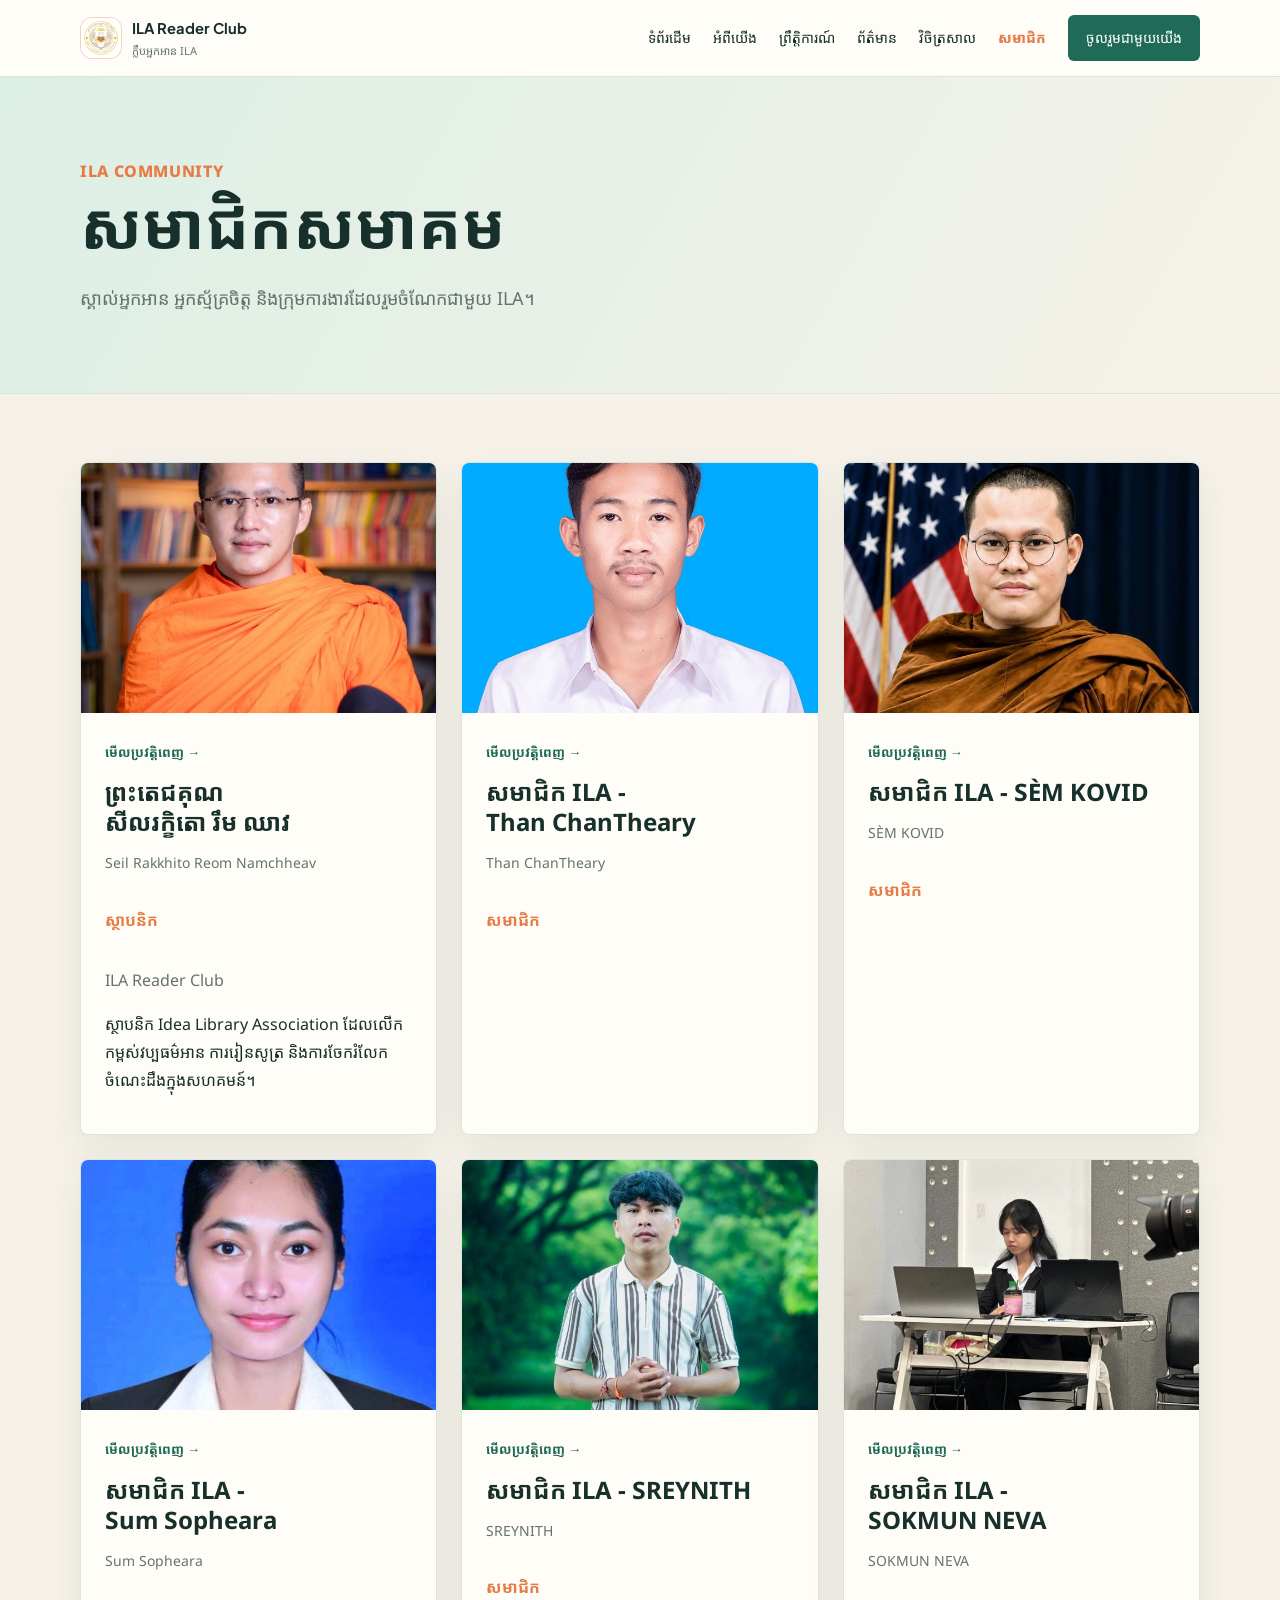
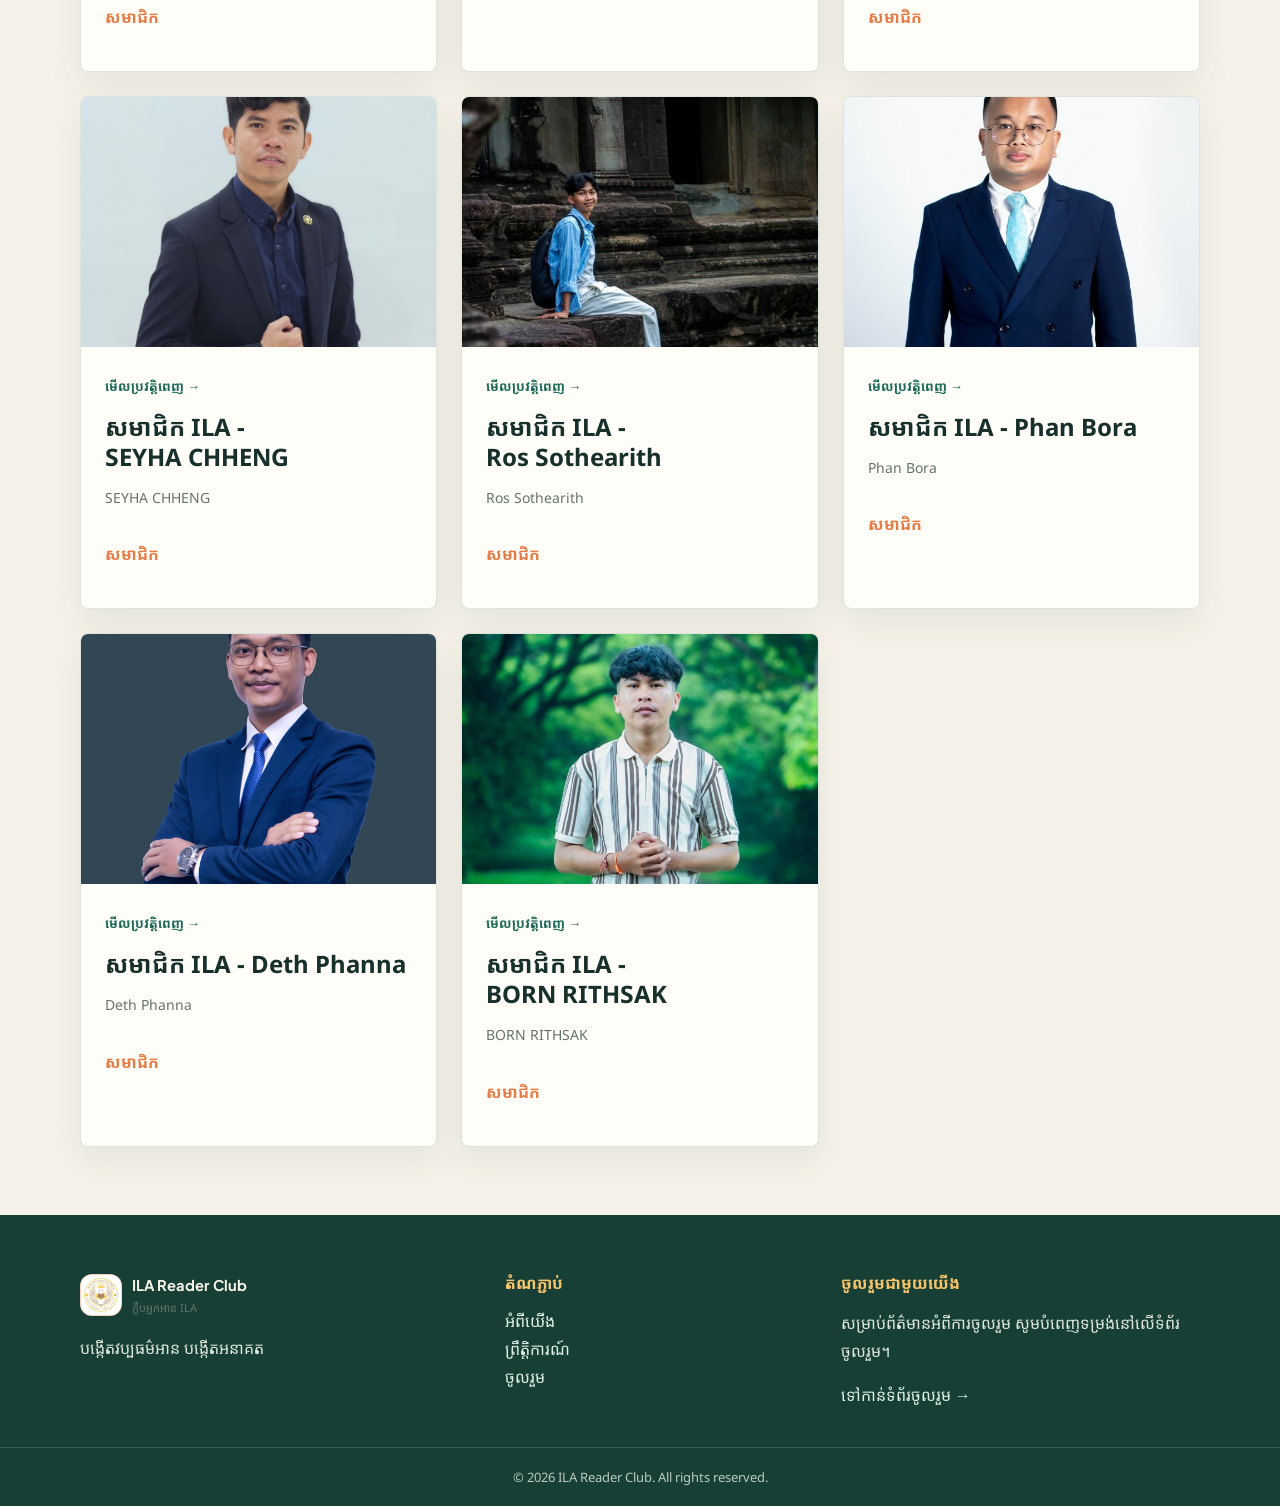
<file: members.html>
<!doctype html><html lang="km"><head><meta charset="utf-8"><meta name="viewport" content="width=device-width, initial-scale=1"><meta name="theme-color" content="#1f6b58"><meta name="description" content="ស្គាល់សមាជិក អ្នកអាន អ្នកស្ម័គ្រចិត្ត និងក្រុមការងាររបស់ ILA Reader Club។"><title>សមាជិក | ILA Reader Club</title><link rel="stylesheet" href="assets/css/style.css"><link rel="stylesheet" href="assets/css/members.css"></head><body data-page="members"><div data-site-header></div><main id="main-content"><section class="page-hero"><div class="container"><span class="eyebrow">ILA COMMUNITY</span><h1>សមាជិកសមាគម</h1><p class="muted">ស្គាល់អ្នកអាន អ្នកស្ម័គ្រចិត្ត និងក្រុមការងារដែលរួមចំណែកជាមួយ ILA។</p></div></section><section class="section"><div class="container"><div class="members-grid" data-members></div></div></section></main><div data-site-footer></div><script src="assets/js/app.js"></script></body></html>
</file>
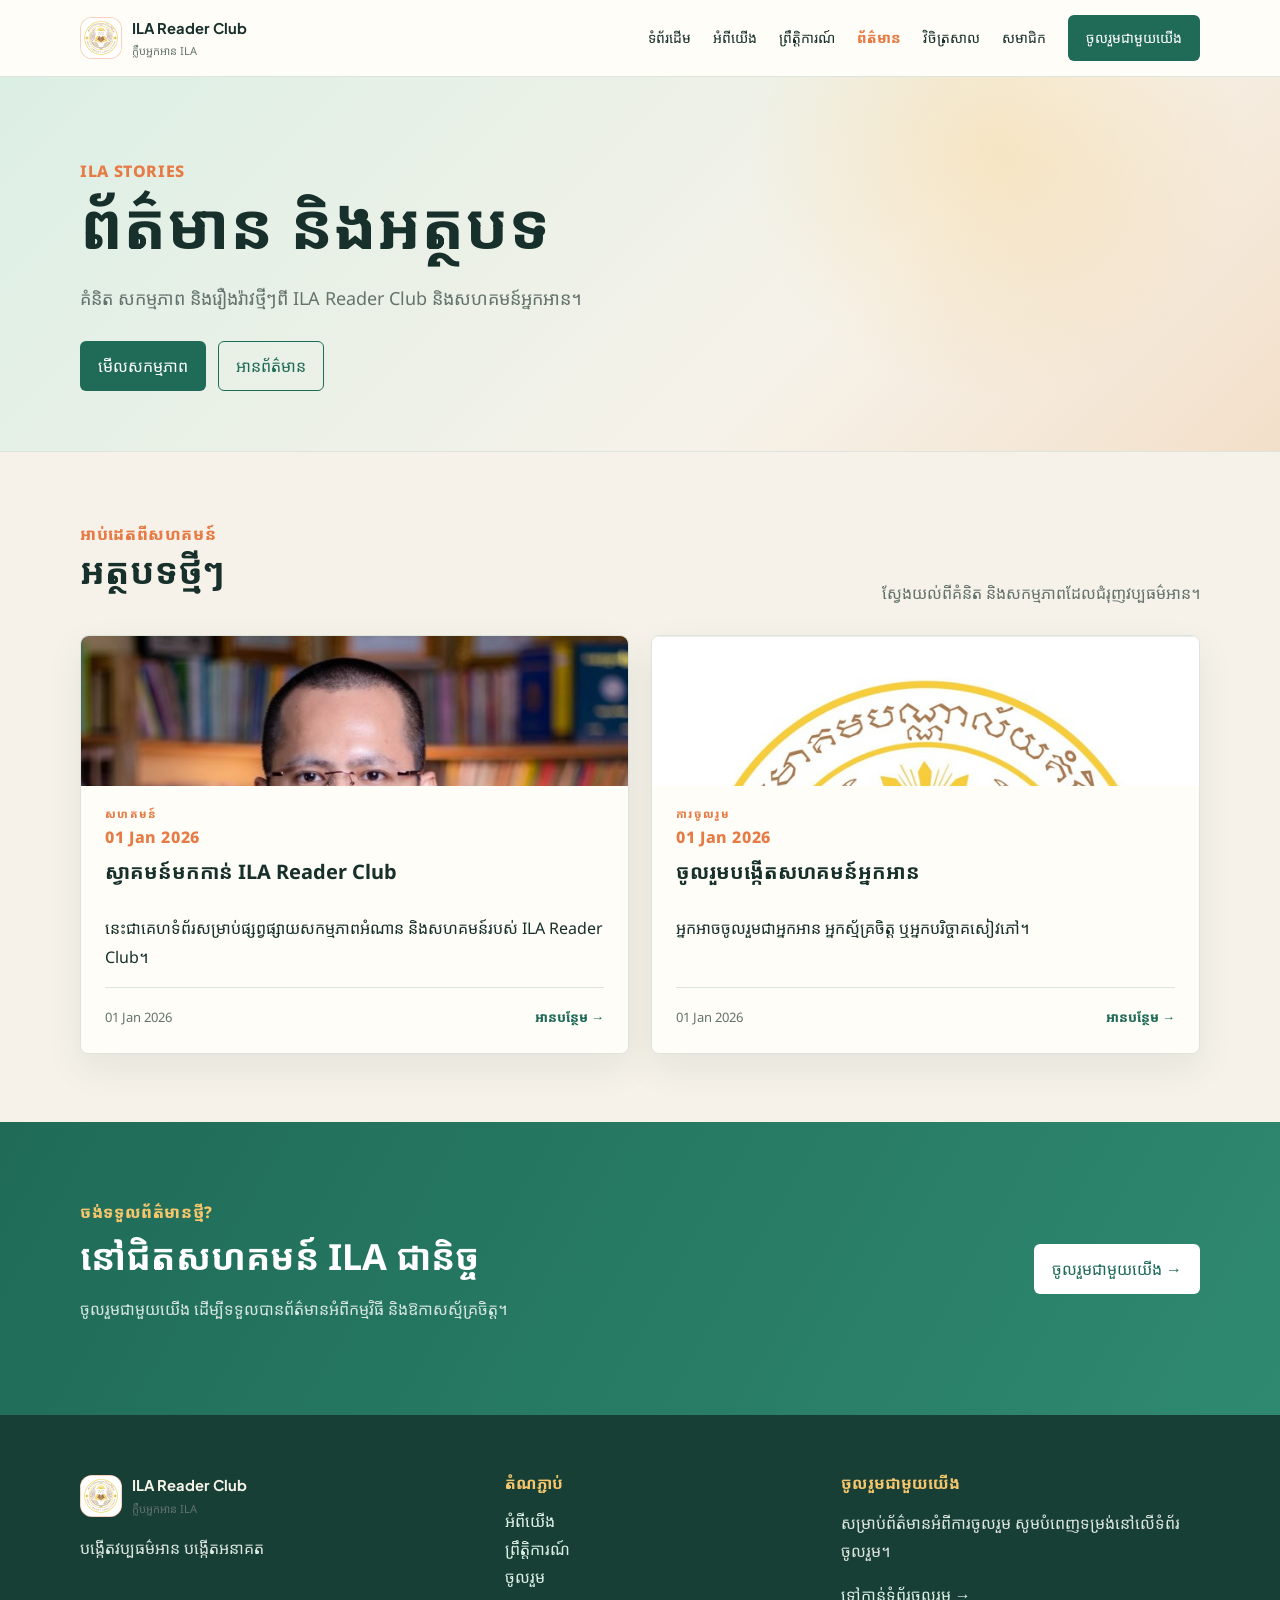
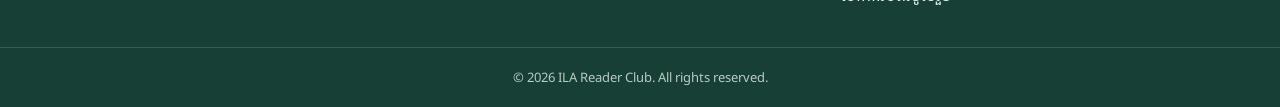
<file: news.html>
<!doctype html>
<html lang="km">
<head>
  <meta charset="utf-8">
  <meta name="viewport" content="width=device-width, initial-scale=1">
  <meta name="theme-color" content="#1f6b58">
  <title>ព័ត៌មាន | ILA Reader Club</title>
  <meta name="description" content="ព័ត៌មាន អត្ថបទ និងរឿងរ៉ាវថ្មីៗពី ILA Reader Club។">
  <meta property="og:title" content="ព័ត៌មាន | ILA Reader Club">
  <meta property="og:description" content="អានព័ត៌មាន និងរឿងរ៉ាវពីសហគមន៍ ILA។">
  <link rel="stylesheet" href="assets/css/style.css">
  <link rel="stylesheet" href="assets/css/news.css">
</head>
<body data-page="news">
  <div data-site-header></div>
  <main id="main-content">
    <section class="page-hero news-hero"><div class="container"><span class="eyebrow">ILA STORIES</span><h1>ព័ត៌មាន និងអត្ថបទ</h1><p class="muted">គំនិត សកម្មភាព និងរឿងរ៉ាវថ្មីៗពី ILA Reader Club និងសហគមន៍អ្នកអាន។</p><div class="page-actions"><a class="btn" href="events.html">មើលសកម្មភាព</a><a class="btn btn-secondary" href="#news-list">អានព័ត៌មាន</a></div></div></section>
    <section class="section" id="news-list"><div class="container"><div class="news-heading"><div><span class="kicker">អាប់ដេតពីសហគមន៍</span><h2>អត្ថបទថ្មីៗ</h2></div><p class="muted">ស្វែងយល់ពីគំនិត និងសកម្មភាពដែលជំរុញវប្បធម៌អាន។</p></div><div class="news-grid" data-news></div></div></section>
    <section class="news-cta"><div class="container news-cta-inner"><div><span class="kicker">ចង់ទទួលព័ត៌មានថ្មី?</span><h2>នៅជិតសហគមន៍ ILA ជានិច្ច</h2><p>ចូលរួមជាមួយយើង ដើម្បីទទួលបានព័ត៌មានអំពីកម្មវិធី និងឱកាសស្ម័គ្រចិត្ត។</p></div><a class="btn btn-light" href="join.html">ចូលរួមជាមួយយើង →</a></div></section>
  </main>
  <div data-site-footer></div>
  <script src="assets/js/app.js"></script>
</body>
</html>
</file>
<file: assets/css/style.css>
@import url('https://fonts.googleapis.com/css2?family=Noto+Sans+Khmer:wght@400;500;600;700;800&family=Plus+Jakarta+Sans:wght@500;600;700;800&display=swap');
:root{--ink:#18302b;--muted:#64736d;--paper:#fffdf8;--cream:#f6f2e9;--green:#1f6b58;--green-dark:#173f35;--mint:#dcefe5;--orange:#e77b45;--gold:#f7c66b;--line:#dce4dc;--focus:#b65b29;--shadow:0 14px 36px rgba(31,60,48,.08)}
*{box-sizing:border-box}html{scroll-behavior:smooth}body{margin:0;overflow-x:hidden;color:var(--ink);background:var(--cream);font:16px/1.75 'Noto Sans Khmer',sans-serif}main{overflow:hidden}a{color:inherit;text-decoration:none}button,input,select,textarea{font:inherit}img{max-width:100%}.container{width:min(1120px,calc(100% - 40px));margin:0 auto}p{max-width:72ch}h1,h2,h3,h4{margin:0 0 14px;line-height:1.25}h1,h2,h3{text-wrap:balance}h1{font-size:clamp(2.2rem,5vw,4rem)}h2{font-size:clamp(1.8rem,3vw,2.25rem)}h3{font-size:1.25rem}.muted{color:var(--muted)}.eyebrow,.kicker,.date{color:var(--orange);font-weight:800;letter-spacing:.04em}.grid{display:grid;gap:22px}.cards-3{grid-template-columns:repeat(3,minmax(0,1fr))}
.skip-link{position:fixed;top:-60px;left:16px;z-index:20;padding:10px 16px;border-radius:6px;color:#fff;background:var(--green);transition:top .2s ease}.skip-link:focus{top:16px}.site-header{position:sticky;top:0;z-index:5;background:rgba(255,253,248,.96);border-bottom:1px solid var(--line);backdrop-filter:blur(12px)}.nav-wrap{min-height:76px;display:flex;align-items:center;justify-content:space-between;gap:20px}.brand{display:flex;align-items:center;gap:10px}.brand strong,.brand small{display:block}.brand strong{font-family:'Plus Jakarta Sans',sans-serif;font-size:.92rem}.brand small{color:var(--muted);font-size:11px}.brand-mark{width:42px;height:42px;display:grid;place-items:center;overflow:hidden;border:1px solid rgba(231,123,69,.35);border-radius:12px;background:#fff}.brand-mark img{width:100%;height:100%;object-fit:cover}.nav{display:flex;align-items:center;gap:22px;font-size:14px}.nav a{transition:color .2s ease}.nav a:hover,.nav a[aria-current=page]{color:var(--orange)}.nav a[aria-current=page]{font-weight:800}.nav-cta,.btn{display:inline-flex;align-items:center;justify-content:center;gap:8px;padding:10px 17px;border:1px solid transparent;border-radius:6px;color:#fff;background:var(--green);transition:background-color .2s ease,color .2s ease,transform .2s ease,box-shadow .2s ease}.nav-cta:hover,.btn:hover{color:#fff;background:var(--orange);transform:translateY(-2px);box-shadow:0 8px 18px rgba(31,60,48,.16)}.btn-secondary{color:var(--green);background:transparent;border-color:var(--green)}.btn-secondary:hover{color:#fff;background:var(--green)}.btn-light{color:var(--green);background:#fffdf8}.btn-light:hover{color:var(--ink);background:var(--gold)}.nav-toggle{display:none;padding:8px;border:0;color:var(--green);background:transparent;cursor:pointer;font-size:24px}
.page-hero{padding:80px 0 60px;background:linear-gradient(120deg,var(--mint),var(--cream));border-bottom:1px solid var(--line)}.page-hero p{max-width:680px;font-size:18px}.page-actions{display:flex;flex-wrap:wrap;gap:12px;margin-top:26px}.section{padding:68px 0}.alt{background:#eaf2ec}.card,.form,.member-card,.member-profile,.intro-panel,.contact-panel{padding:24px;border:1px solid var(--line);border-radius:8px;background:var(--paper);box-shadow:var(--shadow)}.card-link{display:block;position:relative}.card-link h3{color:var(--ink)}.card-link:focus-visible{outline:3px solid var(--orange);outline-offset:4px}.card .thumb{height:170px;display:grid;place-items:center;overflow:hidden;margin:-24px -24px 18px;border-radius:8px 8px 0 0;background:var(--mint);font-size:44px}.thumb img{width:100%;height:100%;object-fit:cover}.icon{margin-bottom:12px;font-size:36px;line-height:1}.card-arrow{position:absolute;right:24px;bottom:18px;color:var(--orange);font-size:24px;font-weight:700;transition:transform .2s ease}.card-link:hover .card-arrow{transform:translateX(5px)}
.footer{padding:58px 0 0;color:#f7f3e8;background:var(--green-dark)}.footer-grid{display:grid;grid-template-columns:1.3fr 1fr 1.2fr;gap:36px}.footer .brand-mark{background:#fff}.footer a{display:block;width:fit-content;color:#dcefe5}.footer a:hover{color:var(--gold)}.footer h4{color:var(--gold)}.footer p{color:#dce5df}.copyright{margin-top:38px;padding:18px 20px;border-top:1px solid rgba(255,255,255,.14);color:#b8cbc2;font-size:13px;text-align:center}.empty-state{padding:32px;border:1px dashed var(--line);border-radius:8px;text-align:center;background:var(--paper)}.notice{margin-bottom:18px;padding:14px 16px;border-left:4px solid var(--green);background:var(--mint)}.notice.error{border-color:var(--orange);background:#fff0e6}.field-error{display:block;min-height:1.5em;color:#a4492d;font-size:13px}
a:focus-visible,button:focus-visible,input:focus-visible,select:focus-visible,textarea:focus-visible{outline:3px solid var(--focus);outline-offset:3px}.reveal,.card,.member-card,.page-hero .container{animation:fade-up .7s cubic-bezier(.2,.75,.25,1) both}.card:nth-child(2),.member-card:nth-child(2){animation-delay:.08s}.card:nth-child(3),.member-card:nth-child(3){animation-delay:.16s}.card:nth-child(4),.member-card:nth-child(4){animation-delay:.24s}@keyframes fade-up{from{opacity:0;transform:translateY(18px)}to{opacity:1;transform:translateY(0)}}
@media (max-width:760px){.container{width:min(100% - 28px,1120px)}.nav-wrap{min-height:68px}.nav-toggle{display:block}.nav{position:absolute;top:68px;left:14px;right:14px;display:none;flex-direction:column;align-items:stretch;gap:0;padding:10px;border:1px solid var(--line);border-radius:8px;background:var(--paper);box-shadow:0 18px 30px rgba(31,60,48,.14)}.nav.open{display:flex}.nav a{padding:12px 14px}.nav-cta{margin-top:6px;text-align:center}.page-hero{padding:58px 0 42px}.section{padding:52px 0}.cards-3{grid-template-columns:1fr}.card,.form,.member-card,.member-profile,.intro-panel,.contact-panel{padding:20px}.card .thumb{margin:-20px -20px 16px}.page-actions,.page-actions .btn{width:100%}.footer-grid{grid-template-columns:1fr;gap:24px}}@media (prefers-reduced-motion:reduce){*,*::before,*::after{scroll-behavior:auto!important;animation-duration:.01ms!important;animation-iteration-count:1!important;transition-duration:.01ms!important}}
</file>
<file: assets/css/homepage.css>
:root{--hero-ink:#143c35;--hero-glow:#f7c66b}.hero{position:relative;isolation:isolate;overflow:hidden;padding:clamp(72px,10vw,140px) 0 110px;background:radial-gradient(circle at 80% 18%,rgba(247,198,107,.34),transparent 28%),linear-gradient(135deg,#dcefe5 0%,#f6f2e9 58%,#f3dfc9 100%)}.hero:after{content:"";position:absolute;z-index:-1;width:42vw;height:42vw;right:-16vw;bottom:-24vw;border:1px solid rgba(31,107,88,.18);border-radius:50%;box-shadow:0 0 0 44px rgba(31,107,88,.04),0 0 0 88px rgba(31,107,88,.025)}.hero-grid{display:grid;grid-template-columns:minmax(0,1.15fr) minmax(280px,.85fr);align-items:center;gap:clamp(36px,7vw,96px)}.hero h1{max-width:720px;color:var(--hero-ink);font-weight:800;text-wrap:balance}.hero h1 span{color:var(--orange)}.hero p{max-width:650px;font-size:clamp(17px,2vw,20px);line-height:1.9}.actions{display:flex;flex-wrap:wrap;gap:12px;margin-top:30px}.hero-card{position:relative;padding:42px 34px;background:rgba(255,253,248,.7);border:1px solid rgba(31,107,88,.18);border-radius:18px;box-shadow:0 22px 60px rgba(31,60,48,.14);text-align:center;transform:rotate(2deg)}.hero-card:before{content:"";position:absolute;inset:12px;border:1px dashed rgba(231,123,69,.45);border-radius:12px;pointer-events:none}.hero-book{font-size:72px;line-height:1;margin-bottom:22px;animation:book-float 4s ease-in-out infinite}.hero-card h3,.hero-card p{position:relative}.founder-section{padding:88px 0;background:var(--paper)}.founder-grid{display:grid;grid-template-columns:minmax(240px,.8fr) minmax(0,1.2fr);align-items:center;gap:clamp(32px,7vw,90px)}.founder-photo{width:100%;max-width:390px;aspect-ratio:4/5;object-fit:cover;border-radius:22px;box-shadow:18px 18px 0 var(--mint),0 18px 40px rgba(24,48,43,.18)}.founder-copy h2{max-width:650px}.founder-copy p{max-width:620px}.stats-band{background:var(--green);color:#fff}.stats-grid{grid-template-columns:repeat(3,1fr);padding:28px 0}.stats-grid div{text-align:center;border-right:1px solid rgba(255,255,255,.22)}.stats-grid div:last-child{border-right:0}.stats-grid strong{display:block;font-size:clamp(30px,5vw,52px);line-height:1;color:var(--hero-glow)}.stats-grid span{display:block;margin-top:8px}.section-head{display:flex;align-items:end;justify-content:space-between;gap:24px;margin-bottom:28px}.section-head p{margin:0}.card{transition:transform .3s ease,box-shadow .3s ease,border-color .3s ease}.card:hover{transform:translateY(-7px);border-color:rgba(231,123,69,.55);box-shadow:0 18px 38px rgba(31,60,48,.12)}.card .icon{font-size:34px;margin-bottom:12px}.community-cta{padding:80px 0;background:linear-gradient(120deg,var(--green),#2f8970);color:#fff}.cta-inner{display:flex;align-items:center;justify-content:space-between;gap:30px}.cta-inner h2{max-width:720px}.btn-light{background:#fff;color:var(--green)}.btn-light:hover{background:var(--hero-glow);color:var(--hero-ink)}
@keyframes book-float{0%,100%{transform:translateY(0) rotate(-3deg)}50%{transform:translateY(-10px) rotate(3deg)}}
@media (max-width:760px){.hero{padding:70px 0 80px}.hero-grid,.founder-grid{grid-template-columns:1fr}.hero-card{max-width:390px;margin:0 auto;transform:none}.founder-photo{max-width:320px}.stats-grid{grid-template-columns:1fr;gap:18px}.stats-grid div{border-right:0;border-bottom:1px solid rgba(255,255,255,.22);padding-bottom:18px}.stats-grid div:last-child{border-bottom:0}.section-head,.cta-inner{align-items:flex-start;flex-direction:column}.actions .btn{width:100%;text-align:center}}
.section-intro{display:grid;grid-template-columns:minmax(0,1fr) minmax(280px,.8fr);align-items:end;gap:40px;margin-bottom:28px}.section-intro p{margin:0}.pathway-section{background:#f0f5ef}.pathway-grid{grid-template-columns:repeat(3,1fr)}.pathway-card{position:relative;padding:30px;background:var(--paper);border:1px solid var(--line);border-radius:14px;box-shadow:0 10px 28px rgba(31,60,48,.06);transition:transform .3s ease,box-shadow .3s ease}.pathway-card:hover{transform:translateY(-8px);box-shadow:0 18px 34px rgba(31,60,48,.13)}.pathway-number{display:block;margin-bottom:20px;color:var(--orange);font-size:13px;font-weight:800;letter-spacing:.12em}.pathway-card .icon{font-size:36px}.community-quote{padding:90px 0;background:#fff9ed;text-align:center}.quote-inner{max-width:820px}.quote-mark{display:block;height:42px;color:var(--orange);font:800 82px/.8 Georgia,serif}.quote-inner blockquote{margin:0;font-size:clamp(25px,4vw,42px);line-height:1.45;font-weight:700;color:var(--hero-ink);text-wrap:balance}.quote-inner p{margin:22px auto 0;color:var(--muted);font-weight:600}.community-cta .kicker{color:var(--hero-glow)}.community-cta p{max-width:660px;color:rgba(255,255,255,.8)}
.card-link{display:block;position:relative;color:inherit}.card-link h3{color:var(--ink)}.card-link:focus-visible{outline:3px solid var(--orange);outline-offset:4px}.card-arrow{position:absolute;right:24px;bottom:18px;color:var(--orange);font-size:24px;font-weight:700;transition:transform .25s ease}.card-link:hover .card-arrow{transform:translateX(5px)}.pathway-card.card-link{padding-bottom:48px}
@media (max-width:760px){.section-intro{grid-template-columns:1fr;gap:14px}.pathway-grid{grid-template-columns:1fr}.community-quote{padding:70px 0}}
</file>
<file: assets/css/about.css>
.page-actions{display:flex;flex-wrap:wrap;gap:12px;margin-top:26px}.btn-secondary{background:transparent;color:var(--green);border:1px solid var(--green)}.btn-secondary:hover{background:var(--green);color:#fff}.about-values{margin-bottom:76px}.about-card{display:block;position:relative;padding-bottom:48px;transition:transform .3s ease,box-shadow .3s ease,border-color .3s ease}.about-card:hover{transform:translateY(-8px);border-color:rgba(231,123,69,.55);box-shadow:0 18px 38px rgba(31,60,48,.13)}.about-card:focus-visible{outline:3px solid var(--orange);outline-offset:4px}.about-card .icon{font-size:36px;margin-bottom:14px}.card-arrow{position:absolute;right:24px;bottom:18px;color:var(--orange);font-size:24px;font-weight:700;transition:transform .25s ease}.about-card:hover .card-arrow{transform:translateX(6px)}.history-header{max-width:760px;margin:0 0 30px;padding-left:22px;border-left:4px solid var(--orange)}.history-header h2{margin-top:7px}.history-header p{font-size:18px;line-height:1.9}.story-grid{display:grid;grid-template-columns:repeat(2,1fr);gap:22px;margin-bottom:62px}.story-panel{padding:30px;background:linear-gradient(135deg,#fffaf0,#f0f5ef);border:1px solid var(--line);border-radius:12px}.story-panel h3{margin-top:8px;color:var(--green)}.story-panel p{line-height:1.85}.story-index{display:inline-grid;place-items:center;width:38px;height:38px;border-radius:50%;background:var(--green);color:#fff;font-size:13px;font-weight:800}.timeline{position:relative;display:grid;grid-template-columns:repeat(3,1fr);gap:22px;margin:0 0 76px;padding-top:24px}.timeline:before{content:"";position:absolute;top:42px;left:12%;right:12%;height:2px;background:var(--mint)}.timeline-item{position:relative;z-index:1}.timeline-item>span{display:grid;place-items:center;width:38px;height:38px;margin-bottom:18px;border:5px solid var(--cream);border-radius:50%;background:var(--orange);color:#fff;font-size:12px;font-weight:800;box-shadow:0 0 0 2px var(--orange)}.timeline-item h3{margin-bottom:8px}.timeline-item p{margin:0;line-height:1.8}.about-cta{display:flex;align-items:center;justify-content:space-between;gap:28px;margin-top:76px;padding:42px 46px;background:linear-gradient(120deg,var(--green),#2f8970);border-radius:16px;color:#fff}.about-cta h2{max-width:680px;margin-top:8px}.about-cta p{color:rgba(255,255,255,.82)}.about-cta .kicker{color:#f7c66b}.btn-light{background:#fff;color:var(--green)}.btn-light:hover{background:#f7c66b;color:var(--ink)}
+@media (max-width:760px){.page-actions .btn{width:100%}.about-values{margin-bottom:52px}.story-grid,.timeline{grid-template-columns:1fr}.timeline{gap:28px;padding-left:18px}.timeline:before{top:30px;bottom:30px;left:36px;width:2px;height:auto;right:auto}.timeline-item{display:grid;grid-template-columns:38px 1fr;gap:18px}.timeline-item>span{margin:0}.about-cta{align-items:flex-start;flex-direction:column;padding:30px 24px}.about-cta .btn{width:100%}}
*** End of File
</file>
<file: assets/css/events.css>
.events-hero{background:radial-gradient(circle at 78% 20%,rgba(247,198,107,.28),transparent 24%),linear-gradient(135deg,#dcefe5,#f6f2e9 65%,#f3dfc9)}.page-actions{display:flex;flex-wrap:wrap;gap:12px;margin-top:26px}.btn-secondary{background:transparent;color:var(--green);border:1px solid var(--green)}.btn-secondary:hover{background:var(--green);color:#fff}.events-heading{display:flex;align-items:end;justify-content:space-between;gap:30px;margin-bottom:28px}.events-heading p{margin:0}.event-grid{align-items:stretch}.event-card{position:relative;display:flex;gap:20px;min-height:250px;padding:26px;overflow:hidden;transition:transform .3s ease,box-shadow .3s ease,border-color .3s ease}.event-card:hover{transform:translateY(-7px);border-color:rgba(231,123,69,.55);box-shadow:0 18px 38px rgba(31,60,48,.13)}.event-date-badge{flex:0 0 64px;align-self:flex-start;display:grid;place-items:center;align-content:center;min-height:72px;padding:8px 5px;background:var(--green);border-radius:10px;color:#fff;text-align:center}.event-date-badge strong{font-size:26px;line-height:1}.event-date-badge span{margin-top:4px;color:#f7c66b;font-size:13px;font-weight:800;text-transform:uppercase}.event-card-body{display:flex;flex:1;flex-direction:column;min-width:0}.event-type{color:var(--orange);font-size:11px;font-weight:800;letter-spacing:.12em}.event-card h3{margin-top:10px}.event-location{margin:0 0 10px;color:var(--green);font-weight:700}.event-card-footer{display:flex;align-items:center;justify-content:space-between;gap:15px;margin-top:auto;padding-top:18px;border-top:1px solid var(--line);color:var(--muted);font-size:13px}.event-card-footer a{color:var(--green);font-weight:800}.event-card-footer a:hover{color:var(--orange)}.event-note{margin:24px 0 0;text-align:center}.event-cta{padding:76px 0;background:linear-gradient(120deg,var(--green),#2f8970);color:#fff}.event-cta-inner{display:flex;align-items:center;justify-content:space-between;gap:30px}.event-cta h2{max-width:680px;margin-top:8px}.event-cta p{color:rgba(255,255,255,.82)}.event-cta .kicker{color:#f7c66b}.btn-light{background:#fff;color:var(--green)}.btn-light:hover{background:#f7c66b;color:var(--ink)}
+@media (max-width:760px){.page-actions .btn{width:100%}.events-heading,.event-cta-inner{align-items:flex-start;flex-direction:column}.event-card{gap:14px;padding:20px}.event-date-badge{flex-basis:56px;min-height:66px}.event-date-badge strong{font-size:22px}.event-cta{padding:60px 0}.event-cta .btn{width:100%}}
*** End of File
</file>
<file: assets/css/gallery.css>
.gallery-hero{background:radial-gradient(circle at 78% 20%,rgba(247,198,107,.3),transparent 24%),linear-gradient(135deg,#dcefe5,#f6f2e9 65%,#f3dfc9)}.page-actions{display:flex;flex-wrap:wrap;gap:12px;margin-top:26px}.btn-secondary{background:transparent;color:var(--green);border:1px solid var(--green)}.btn-secondary:hover{background:var(--green);color:#fff}.gallery-heading{display:flex;align-items:end;justify-content:space-between;gap:30px;margin-bottom:24px}.gallery-heading p{margin:0}.gallery-toolbar{display:flex;flex-wrap:wrap;gap:8px;margin-bottom:28px}.filter-button{padding:9px 16px;border:1px solid var(--line);border-radius:999px;background:var(--paper);color:var(--green);cursor:pointer;transition:background-color .25s ease,color .25s ease,transform .25s ease}.filter-button:hover,.filter-button.is-active{background:var(--green);color:#fff;transform:translateY(-2px)}.gallery-grid{display:grid;grid-template-columns:repeat(12,1fr);gap:20px}.gallery-item{grid-column:span 5;overflow:hidden;background:var(--paper);border:1px solid var(--line);border-radius:14px;box-shadow:0 8px 24px rgba(31,60,48,.06);animation:fade-up .65s ease both}.gallery-item-2{grid-column:span 7}.gallery-item:hover{box-shadow:0 18px 38px rgba(31,60,48,.14)}.gallery-open{position:relative;display:block;width:100%;padding:0;border:0;background:var(--mint);cursor:zoom-in}.gallery-open img{display:block;width:100%;height:300px;object-fit:cover;transition:transform .5s ease,filter .3s ease}.gallery-item-2 .gallery-open img{height:390px}.gallery-item:hover .gallery-open img{transform:scale(1.04);filter:saturate(1.08)}.gallery-zoom{position:absolute;right:16px;bottom:16px;display:grid;place-items:center;width:38px;height:38px;border-radius:50%;background:rgba(255,253,248,.9);color:var(--green);font-size:25px;line-height:1}.gallery-caption{padding:22px}.gallery-category{color:var(--orange);font-size:11px;font-weight:800;letter-spacing:.12em}.gallery-caption h3{margin-top:8px}.gallery-caption p{margin:0;color:var(--muted)}.gallery-dialog{width:min(780px,calc(100% - 28px));padding:0;border:0;border-radius:14px;background:var(--paper);color:var(--ink);box-shadow:0 24px 80px rgba(0,0,0,.3);overflow:hidden}.gallery-dialog::backdrop{background:rgba(20,60,53,.72);backdrop-filter:blur(4px)}.gallery-dialog>img{display:block;width:100%;max-height:62vh;object-fit:cover}.gallery-dialog>div{padding:24px 28px}.gallery-dialog h2{margin:8px 0}.gallery-dialog p{margin:0;color:var(--muted)}.gallery-close{position:absolute;top:14px;right:14px;z-index:1;width:38px;height:38px;border:0;border-radius:50%;background:rgba(255,253,248,.9);color:var(--green);font-size:27px;line-height:1;cursor:pointer}.gallery-close:hover{background:var(--orange);color:#fff}.gallery-cta{padding:76px 0;background:linear-gradient(120deg,var(--green),#2f8970);color:#fff}.gallery-cta-inner{display:flex;align-items:center;justify-content:space-between;gap:30px}.gallery-cta h2{max-width:700px;margin-top:8px}.gallery-cta p{color:rgba(255,255,255,.82)}.gallery-cta .kicker{color:#f7c66b}.btn-light{background:#fff;color:var(--green)}.btn-light:hover{background:#f7c66b;color:var(--ink)}
+@media (max-width:760px){.page-actions .btn{width:100%}.gallery-heading,.gallery-cta-inner{align-items:flex-start;flex-direction:column}.gallery-grid{grid-template-columns:1fr}.gallery-item,.gallery-item-2{grid-column:auto}.gallery-open img,.gallery-item-2 .gallery-open img{height:260px}.gallery-cta{padding:60px 0}.gallery-cta .btn{width:100%}}
*** End of File
</file>
<file: assets/css/join.css>
.join-hero{background:radial-gradient(circle at 78% 20%,rgba(247,198,107,.3),transparent 24%),linear-gradient(135deg,#dcefe5,#f6f2e9 65%,#f3dfc9)}.join-layout{display:grid;grid-template-columns:minmax(240px,.72fr) minmax(0,1.28fr);gap:32px;align-items:start}.join-aside{padding:30px;background:linear-gradient(145deg,#173b34,#2f8970);border-radius:14px;color:#fff}.join-aside h2{margin-top:8px}.join-aside .kicker{color:#f7c66b}.join-aside ul{display:grid;gap:18px;margin:28px 0;padding:0;list-style:none}.join-aside li{display:grid;gap:3px;padding-bottom:16px;border-bottom:1px solid rgba(255,255,255,.18)}.join-aside li:last-child{border-bottom:0;padding-bottom:0}.join-aside li span{color:rgba(255,255,255,.72);font-size:14px}.join-aside>a{color:#f7c66b;font-weight:700}.join-aside>a:hover{color:#fff}.join-form{padding:30px}.field-error{display:block;min-height:20px;margin-top:4px;color:#b94a3d;font-size:13px}.field.has-error input,.field.has-error select,.field.has-error textarea{border-color:#b94a3d;box-shadow:0 0 0 3px rgba(185,74,61,.12)}.notice{margin-bottom:18px;padding:15px 18px;border:1px solid #c9dfd0;border-radius:8px;background:#eef8f0;color:var(--green)}.notice.error{border-color:#e8b6af;background:#fff2ef;color:#9b3d32}.join-cta{padding:68px 0;background:#fff9ed;text-align:center}.join-cta h2{max-width:760px;margin:0 auto 24px}.join-cta .btn{margin:auto}.form-grid{display:grid;grid-template-columns:repeat(2,1fr);gap:18px}.field{display:grid;gap:5px;margin-bottom:18px}.field label{font-weight:700}.field input,.field select,.field textarea{width:100%;border:1px solid var(--line);border-radius:6px;background:#fffdf8;color:var(--ink);padding:11px 13px;transition:border-color .2s ease,box-shadow .2s ease}.field textarea{resize:vertical;min-height:120px}.field input:focus,.field select:focus,.field textarea:focus{border-color:var(--green);box-shadow:0 0 0 3px rgba(31,107,88,.12);outline:0}
+@media (max-width:760px){.join-layout,.form-grid{grid-template-columns:1fr}.join-aside{padding:24px}.join-form{padding:20px}.join-cta{padding:54px 0}}
*** End of File
</file>
<file: assets/css/members.css>
.members-grid{display:grid;grid-template-columns:repeat(3,1fr);gap:24px}.member-card{overflow:hidden;padding:0;transition:transform .3s ease,box-shadow .3s ease}.member-card:hover{transform:translateY(-7px);box-shadow:0 18px 38px rgba(31,60,48,.14)}.member-photo{height:250px;background:var(--mint);overflow:hidden}.member-photo img{width:100%;height:100%;object-fit:cover;transition:transform .5s ease}.member-card:hover .member-photo img{transform:scale(1.05)}.member-content{position:relative;padding:24px}.member-content h2{font-size:24px}.member-english{color:var(--muted);font-size:14px}.member-role{display:inline-block;color:var(--orange);font-weight:700}.member-view{display:inline-block;margin-bottom:14px;color:var(--green);font-size:13px;font-weight:700}.member-view:hover{color:var(--orange)}.member-profile{padding:clamp(20px,4vw,52px)}.member-hero{display:grid;grid-template-columns:minmax(260px,.75fr) minmax(0,1.25fr);align-items:center;gap:clamp(32px,7vw,90px);padding:clamp(18px,4vw,42px);background:linear-gradient(135deg,#fffaf0,#e8f3eb);border:1px solid var(--line);border-radius:18px;margin-bottom:30px}.member-hero-photo{aspect-ratio:1/1;max-width:360px;border-radius:50%;overflow:hidden;border:10px solid rgba(255,255,255,.75);box-shadow:0 20px 40px rgba(31,60,48,.16)}.member-hero-photo img{width:100%;height:100%;object-fit:cover}.member-hero-copy h1{font-size:clamp(32px,5vw,62px);margin-bottom:6px}.member-hero-copy h2{max-width:650px;color:var(--green);font-size:clamp(22px,3vw,34px);margin-top:24px}.member-hero-copy>p{max-width:640px;font-size:18px}.member-actions{display:flex;flex-wrap:wrap;gap:12px;margin-top:24px}.btn-secondary{background:transparent;color:var(--green);border:1px solid var(--green)}.btn-secondary:hover{background:var(--green);color:#fff}.profile-section{padding:30px 0;border-top:1px solid var(--line)}.profile-heading{margin-bottom:22px}.profile-heading h2{margin-top:6px}.story-grid,.profile-columns,.proof-grid{display:grid;grid-template-columns:1.1fr .9fr;gap:28px;align-items:start}.profile-bio{font-size:18px;line-height:1.9}.mission-box,.testimonial,.credentials{padding:26px;background:#f5f8f2;border-left:4px solid var(--orange);border-radius:8px}.mission-box h3{color:var(--green);margin-top:0}.mission-box h3:not(:first-child){margin-top:20px}.skill-list{display:flex;flex-wrap:wrap;gap:10px}.skill-list span{padding:9px 13px;background:var(--mint);border:1px solid #c5e0d2;border-radius:999px;color:var(--green);font-weight:600}.service-list{display:grid;gap:10px;padding:0;margin:0;list-style:none}.service-list li{padding:12px 14px;background:var(--paper);border:1px solid var(--line);border-radius:7px}.service-list li:before{content:'✓';margin-right:9px;color:var(--orange);font-weight:800}.project-grid{display:grid;grid-template-columns:repeat(2,1fr);gap:20px}.project-card{overflow:hidden;background:var(--paper);border:1px solid var(--line);border-radius:10px}.project-card img{display:block;width:100%;height:210px;object-fit:cover}.project-card div{padding:20px}.project-card a{color:var(--green);font-weight:700}.project-card a:hover{color:var(--orange)}.quote-mark{color:var(--orange);font:800 64px/.8 Georgia,serif}.testimonial blockquote{margin:12px 0;font-size:20px;line-height:1.7}.testimonial p{color:var(--muted);font-weight:700}.contact-card{display:flex;justify-content:space-between;align-items:center;gap:28px;background:var(--green);color:#fff;border:0}.contact-card .kicker{color:#f7c66b}.contact-card .muted{color:rgba(255,255,255,.8)}.contact-card h2{max-width:650px}.contact-card .btn{background:#fff;color:var(--green)}.contact-card .btn-secondary{background:transparent;color:#fff;border-color:#fff}.contact-card .btn-secondary:hover{background:#fff;color:var(--green)}
@media (max-width:900px){.members-grid{grid-template-columns:repeat(2,1fr)}.member-hero{grid-template-columns:1fr}.member-hero-photo{margin:auto}.story-grid,.profile-columns,.proof-grid{grid-template-columns:1fr}}
@media (max-width:600px){.members-grid,.project-grid{grid-template-columns:1fr}.member-hero{padding:18px}.member-hero-copy h1{font-size:36px}.member-actions .btn{width:100%}.contact-card{align-items:flex-start;flex-direction:column}.member-photo{height:230px}}
.profile-socials{display:flex;flex-wrap:wrap;gap:14px;margin-top:18px}.profile-socials a{color:#f7c66b;font-weight:700}.profile-socials a:hover{color:#fff}
</file>
<file: assets/css/news.css>
.news-hero{background:radial-gradient(circle at 78% 20%,rgba(247,198,107,.3),transparent 24%),linear-gradient(135deg,#dcefe5,#f6f2e9 65%,#f3dfc9)}
.page-actions{display:flex;flex-wrap:wrap;gap:12px;margin-top:26px}.btn-secondary{background:transparent;color:var(--green);border:1px solid var(--green)}.btn-secondary:hover{background:var(--green);color:#fff}
.news-heading{display:flex;align-items:end;justify-content:space-between;gap:30px;margin-bottom:28px}.news-heading p{margin:0}.news-grid{display:grid;grid-template-columns:repeat(2,1fr);gap:22px}.news-card{display:flex;flex-direction:column;min-height:260px;transition:transform .3s ease,box-shadow .3s ease,border-color .3s ease}.news-card:hover{transform:translateY(-7px);border-color:rgba(231,123,69,.55);box-shadow:0 18px 38px rgba(31,60,48,.13)}.news-card .thumb{height:150px;margin:-24px -24px 18px;background:linear-gradient(135deg,var(--mint),#fff3d6);font-size:46px}.news-card .thumb img{width:100%;height:100%;object-fit:cover}.news-card h3{margin-top:8px}.news-card p{line-height:1.8}.news-card-footer{display:flex;align-items:center;justify-content:space-between;gap:18px;margin-top:auto;padding-top:18px;border-top:1px solid var(--line);color:var(--muted);font-size:13px}.news-card-footer a{color:var(--green);font-weight:800}.news-card-footer a:hover{color:var(--orange)}.news-category{color:var(--orange);font-size:11px;font-weight:800;letter-spacing:.12em}
.news-cta{padding:76px 0;background:linear-gradient(120deg,var(--green),#2f8970);color:#fff}.news-cta-inner{display:flex;align-items:center;justify-content:space-between;gap:30px}.news-cta h2{max-width:700px;margin-top:8px}.news-cta p{color:rgba(255,255,255,.82)}.news-cta .kicker{color:#f7c66b}.btn-light{background:#fff;color:var(--green)}.btn-light:hover{background:#f7c66b;color:var(--ink)}
+@media (max-width:760px){.page-actions .btn{width:100%}.news-heading,.news-cta-inner{align-items:flex-start;flex-direction:column}.news-grid{grid-template-columns:1fr}.news-card .thumb{margin:-20px -20px 16px}.news-cta{padding:60px 0}.news-cta .btn{width:100%}}
</file>
